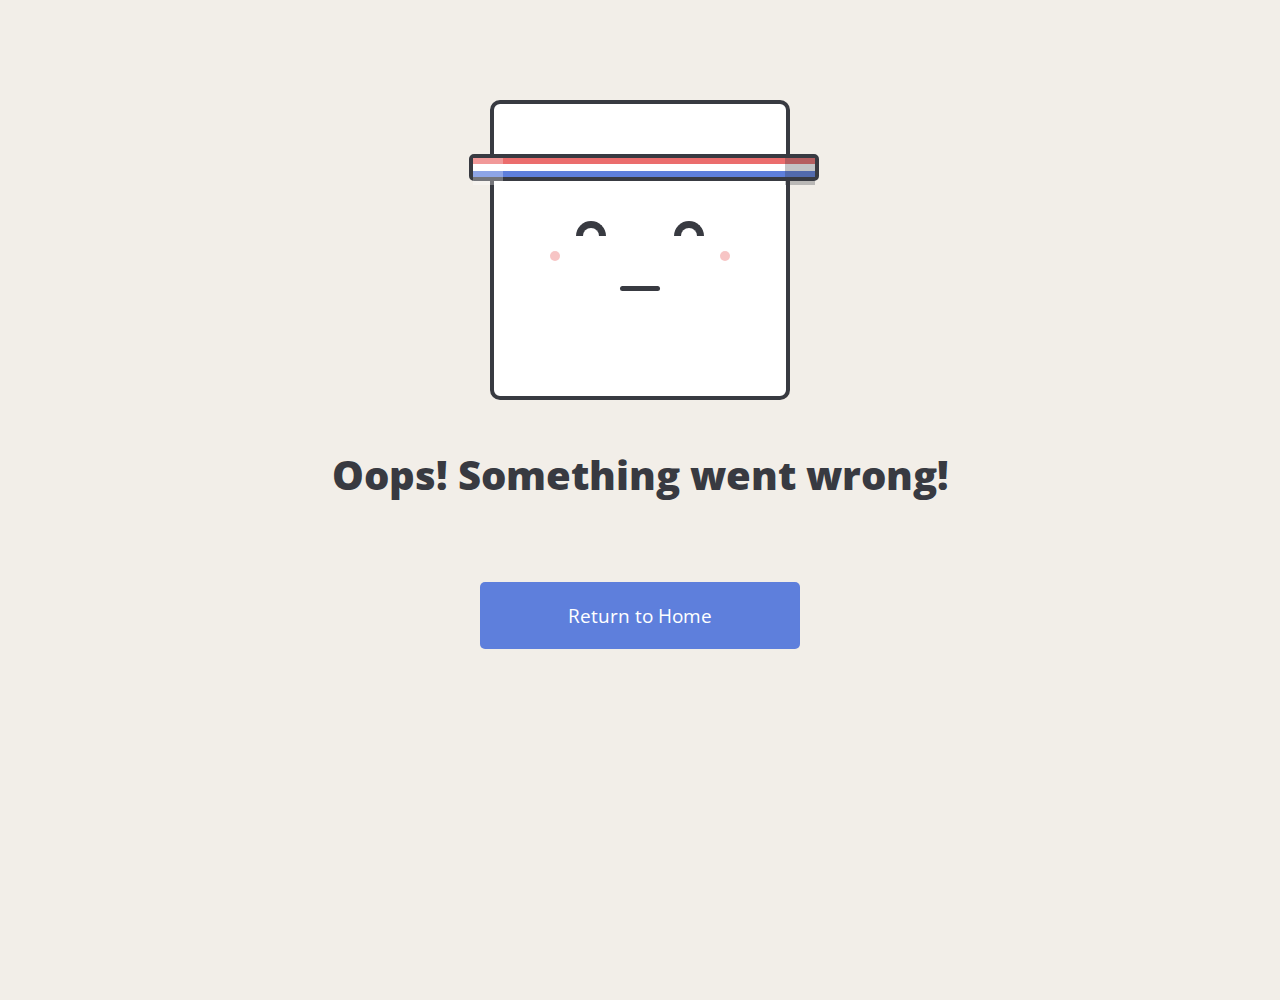
<file: wwwroot/Templates/Error404/index.html>
<!DOCTYPE html>
<html lang="en">

<head>
    <meta charset="UTF-8">
    <meta name="viewport" content="width=device-width, initial-scale=1.0">
    <title>Error</title>

    <link rel="stylesheet" type="text/css"
        href="https://fonts.googleapis.com/css?family=Open+Sans:300,400,500,600,700,800">
    <meta name="viewport" content="width=device-width, initial-scale=1">

    <style>
        html,
        body {
            margin: 0;
            padding: 0;
            width: 100%;
            min-height: 100vh;
            background-color: #F2EEE8;
            font-family: 'Open Sans', sans-serif;
        }

        *,
        *:before,
        *:after {
            box-sizing: border-box;
        }

        .face {
            width: 300px;
            height: 300px;
            border: 4px solid #383A41;
            border-radius: 10px;
            background-color: #FFFFFF;
            margin: 0 auto;
            margin-top: 100px;
        }

        @media screen and (max-width: 400px) {
            .face {
                margin-top: 40px;
                transform: scale(0.8);
            }
        }

        .band {
            width: 350px;
            height: 27px;
            border: 4px solid #383A41;
            border-radius: 5px;
            margin-left: -25px;
            margin-top: 50px;
            position: relative;
        }

        .red {
            height: calc(100% / 3);
            width: 100%;
            background-color: #EB6D6D;
        }

        .white {
            height: calc(100% / 3);
            width: 100%;
            background-color: #FFFFFF;
        }

        .blue {
            height: calc(100% / 3);
            width: 100%;
            background-color: #5E7FDC;
        }

        .band:before {
            content: "";
            display: inline-block;
            height: 27px;
            width: 30px;
            background-color: rgba(255, 255, 255, 0.3);
            position: absolute;
            z-index: 999;
        }

        .band:after {
            content: "";
            display: inline-block;
            height: 27px;
            width: 30px;
            background-color: rgba(56, 58, 65, 0.3);
            position: absolute;
            z-index: 999;
            right: 0;
            top: 0;
        }

        .eyes {
            width: 128px;
            margin: 0 auto;
            margin-top: 40px;
            display: flex;
            justify-content: space-between;
        }

        .eyes:before,
        .eyes:after {
            content: "";
            display: inline-block;
            width: 30px;
            height: 15px;
            border: 7px solid #383A41;
            border-top-left-radius: 22px;
            border-top-right-radius: 22px;
            border-bottom: 0;
        }

        .dimples {
            width: 180px;
            margin: 0 auto;
            margin-top: 15px;
            display: flex;
            justify-content: space-between;
        }

        .dimples:before,
        .dimples:after {
            content: "";
            display: inline-block;
            width: 10px;
            height: 10px;
            border-radius: 50%;
            background-color: rgba(235, 109, 109, 0.4);
        }

        .mouth {
            width: 40px;
            height: 5px;
            border-radius: 5px;
            background-color: #383A41;
            margin: 0 auto;
            margin-top: 25px;
        }

        h1 {
            font-weight: 800;
            color: #383A41;
            text-align: center;
            font-size: 2.5em;
            padding-top: 20px;
        }

        @media screen and (max-width: 400px) {
            h1 {
                padding-left: 20px;
                padding-right: 20px;
                font-size: 2em;
            }
        }

        .btn {
            font-family: "Open Sans", sans-serif;
            font-weight: 400;
            padding: 20px;
            background-color: #5E7FDC;
            color: white;
            width: 320px;
            margin: 0 auto;
            text-align: center;
            font-size: 1.2em;
            border-radius: 5px;
            cursor: pointer;
            display: block;
            text-decoration: none;
            text-align: center;
            margin-top: 80px;
            margin-bottom: 50px;
            transition: all 0.2s linear;
        }

        @media screen and (max-width: 400px) {
            .btn {
                width: 200px;
                margin-top: 60px;
            }
        }

        .btn:hover {
            background-color: rgba(94, 127, 220, 0.8);
            transition: all 0.2s linear;
        }
    </style>

</head>

<body>

    <div class="face">
        <div class="band">
            <div class="red"></div>
            <div class="white"></div>
            <div class="blue"></div>
        </div>
        <div class="eyes"></div>
        <div class="dimples"></div>
        <div class="mouth"></div>
    </div>

    <h1>Oops! Something went wrong!</h1>
    <a class="btn" href="/Customer/Home">Return to Home</a>

</body>

</html>
</file>
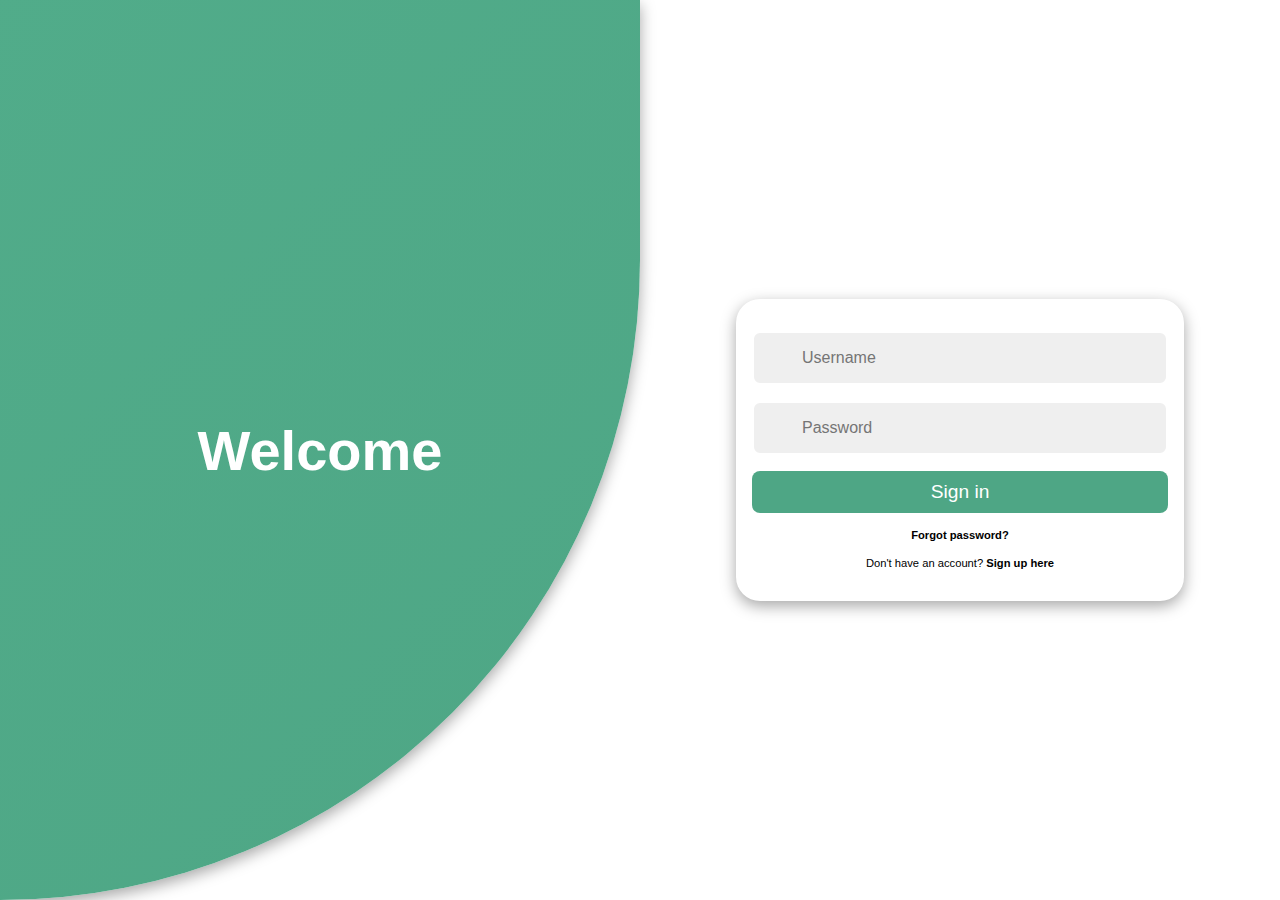
<file: wwwroot/Templates/Login_Register/index.html>
<!DOCTYPE html>
<html lang="en">

<head>
    <meta charset="UTF-8">
    <meta name="viewport" content="width=device-width, initial-scale=1.0">
    <title>Login/Register</title>

    <style>
        :root {
            --primary-color: #4EA685;
            --secondary-color: #57B894;
            --black: #000000;
            --white: #ffffff;
            --gray: #efefef;
            --gray-2: #757575;

            --facebook-color: #4267B2;
            --google-color: #DB4437;
            --twitter-color: #1DA1F2;
            --insta-color: #E1306C;
        }

        @import url('https://fonts.googleapis.com/css2?family=Poppins:wght@200;300;400;500;600&display=swap');

        * {
            font-family: 'Poppins', sans-serif;
            margin: 0;
            padding: 0;
            box-sizing: border-box;
        }

        html,
        body {
            height: 100vh;
            overflow: hidden;
        }

        .container {
            position: relative;
            min-height: 100vh;
            overflow: hidden;
        }

        .row {
            display: flex;
            flex-wrap: wrap;
            height: 100vh;
        }

        .col {
            width: 50%;
        }

        .align-items-center {
            display: flex;
            align-items: center;
            justify-content: center;
            text-align: center;
        }

        .form-wrapper {
            width: 100%;
            max-width: 28rem;
        }

        .form {
            padding: 1rem;
            background-color: var(--white);
            border-radius: 1.5rem;
            width: 100%;
            box-shadow: rgba(0, 0, 0, 0.35) 0px 5px 15px;
            transform: scale(0);
            transition: .5s ease-in-out;
            transition-delay: 1s;
        }

        .input-group {
            position: relative;
            width: 100%;
            margin: 1rem 0;
        }

        .input-group i {
            position: absolute;
            top: 50%;
            left: 1rem;
            transform: translateY(-50%);
            font-size: 1.4rem;
            color: var(--gray-2);
        }

        .input-group input {
            width: 100%;
            padding: 1rem 3rem;
            font-size: 1rem;
            background-color: var(--gray);
            border-radius: .5rem;
            border: 0.125rem solid var(--white);
            outline: none;
        }

        .input-group input:focus {
            border: 0.125rem solid var(--primary-color);
        }

        .form button {
            cursor: pointer;
            width: 100%;
            padding: .6rem 0;
            border-radius: .5rem;
            border: none;
            background-color: var(--primary-color);
            color: var(--white);
            font-size: 1.2rem;
            outline: none;
        }

        .form p {
            margin: 1rem 0;
            font-size: .7rem;
        }

        .flex-col {
            flex-direction: column;
        }

        .social-list {
            margin: 2rem 0;
            padding: 1rem;
            border-radius: 1.5rem;
            width: 100%;
            box-shadow: rgba(0, 0, 0, 0.35) 0px 5px 15px;
            transform: scale(0);
            transition: .5s ease-in-out;
            transition-delay: 1.2s;
        }

        .social-list>div {
            color: var(--white);
            margin: 0 .5rem;
            padding: .7rem;
            cursor: pointer;
            border-radius: .5rem;
            cursor: pointer;
            transform: scale(0);
            transition: .5s ease-in-out;
        }

        .social-list>div:nth-child(1) {
            transition-delay: 1.4s;
        }

        .social-list>div:nth-child(2) {
            transition-delay: 1.6s;
        }

        .social-list>div:nth-child(3) {
            transition-delay: 1.8s;
        }

        .social-list>div:nth-child(4) {
            transition-delay: 2s;
        }

        .social-list>div>i {
            font-size: 1.5rem;
            transition: .4s ease-in-out;
        }

        .social-list>div:hover i {
            transform: scale(1.5);
        }

        .facebook-bg {
            background-color: var(--facebook-color);
        }

        .google-bg {
            background-color: var(--google-color);
        }

        .twitter-bg {
            background-color: var(--twitter-color);
        }

        .insta-bg {
            background-color: var(--insta-color);
        }

        .pointer {
            cursor: pointer;
        }

        .container.sign-in .form.sign-in,
        .container.sign-in .social-list.sign-in,
        .container.sign-in .social-list.sign-in>div,
        .container.sign-up .form.sign-up,
        .container.sign-up .social-list.sign-up,
        .container.sign-up .social-list.sign-up>div {
            transform: scale(1);
        }

        .content-row {
            position: absolute;
            top: 0;
            left: 0;
            pointer-events: none;
            z-index: 6;
            width: 100%;
        }

        .text {
            margin: 4rem;
            color: var(--white);
        }

        .text h2 {
            font-size: 3.5rem;
            font-weight: 800;
            margin: 2rem 0;
            transition: 1s ease-in-out;
        }

        .text p {
            font-weight: 600;
            transition: 1s ease-in-out;
            transition-delay: .2s;
        }

        .img img {
            width: 30vw;
            transition: 1s ease-in-out;
            transition-delay: .4s;
        }

        .text.sign-in h2,
        .text.sign-in p,
        .img.sign-in img {
            transform: translateX(-250%);
        }

        .text.sign-up h2,
        .text.sign-up p,
        .img.sign-up img {
            transform: translateX(250%);
        }

        .container.sign-in .text.sign-in h2,
        .container.sign-in .text.sign-in p,
        .container.sign-in .img.sign-in img,
        .container.sign-up .text.sign-up h2,
        .container.sign-up .text.sign-up p,
        .container.sign-up .img.sign-up img {
            transform: translateX(0);
        }

        /* BACKGROUND */

        .container::before {
            content: "";
            position: absolute;
            top: 0;
            right: 0;
            height: 100vh;
            width: 300vw;
            transform: translate(35%, 0);
            background-image: linear-gradient(-45deg, var(--primary-color) 0%, var(--secondary-color) 100%);
            transition: 1s ease-in-out;
            z-index: 6;
            box-shadow: rgba(0, 0, 0, 0.35) 0px 5px 15px;
            border-bottom-right-radius: max(50vw, 50vh);
            border-top-left-radius: max(50vw, 50vh);
        }

        .container.sign-in::before {
            transform: translate(0, 0);
            right: 50%;
        }

        .container.sign-up::before {
            transform: translate(100%, 0);
            right: 50%;
        }

        /* RESPONSIVE */

        @media only screen and (max-width: 425px) {

            .container::before,
            .container.sign-in::before,
            .container.sign-up::before {
                height: 100vh;
                border-bottom-right-radius: 0;
                border-top-left-radius: 0;
                z-index: 0;
                transform: none;
                right: 0;
            }

            /* .container.sign-in .col.sign-up {
        transform: translateY(100%);
    } */

            .container.sign-in .col.sign-in,
            .container.sign-up .col.sign-up {
                transform: translateY(0);
            }

            .content-row {
                align-items: flex-start !important;
            }

            .content-row .col {
                transform: translateY(0);
                background-color: unset;
            }

            .col {
                width: 100%;
                position: absolute;
                padding: 2rem;
                background-color: var(--white);
                border-top-left-radius: 2rem;
                border-top-right-radius: 2rem;
                transform: translateY(100%);
                transition: 1s ease-in-out;
            }

            .row {
                align-items: flex-end;
                justify-content: flex-end;
            }

            .form,
            .social-list {
                box-shadow: none;
                margin: 0;
                padding: 0;
            }

            .text {
                margin: 0;
            }

            .text p {
                display: none;
            }

            .text h2 {
                margin: .5rem;
                font-size: 2rem;
            }
        }
    </style>
</head>

<body>

    <div id="container" class="container">

        <!-- FORM SECTION -->
        <div class="row">

            <!-- SIGN UP -->
            <div class="col align-items-center flex-col sign-up">
                <div class="form-wrapper align-items-center">
                    <div class="form sign-up">
                        <div class="input-group">
                            <i class='bx bxs-user'></i>
                            <input type="text" placeholder="Username">
                        </div>
                        <div class="input-group">
                            <i class='bx bx-mail-send'></i>
                            <input type="email" placeholder="Email">
                        </div>
                        <div class="input-group">
                            <i class='bx bxs-lock-alt'></i>
                            <input type="password" placeholder="Password">
                        </div>
                        <div class="input-group">
                            <i class='bx bxs-lock-alt'></i>
                            <input type="password" placeholder="Confirm password">
                        </div>
                        <button>
                            Sign up
                        </button>
                        <p>
                            <span>
                                Already have an account?
                            </span>
                            <b onclick="toggle()" class="pointer">
                                Sign in here
                            </b>
                        </p>
                    </div>
                </div>
            </div>
            <!-- END SIGN UP -->

            <!-- SIGN IN -->
            <div class="col align-items-center flex-col sign-in">
                <div class="form-wrapper align-items-center">
                    <div class="form sign-in">
                        <div class="input-group">
                            <i class='bx bxs-user'></i>
                            <input type="text" placeholder="Username">
                        </div>
                        <div class="input-group">
                            <i class='bx bxs-lock-alt'></i>
                            <input type="password" placeholder="Password">
                        </div>
                        <button>
                            Sign in
                        </button>
                        <p>
                            <b>
                                Forgot password?
                            </b>
                        </p>
                        <p>
                            <span>
                                Don't have an account?
                            </span>
                            <b onclick="toggle()" class="pointer">
                                Sign up here
                            </b>
                        </p>
                    </div>
                </div>
                <div class="form-wrapper">

                </div>
            </div>
            <!-- END SIGN IN -->
        </div>
        <!-- END FORM SECTION -->

        <!-- CONTENT SECTION -->
        <div class="row content-row">
            <!-- SIGN IN CONTENT -->
            <div class="col align-items-center flex-col">
                <div class="text sign-in">
                    <h2>
                        Welcome
                    </h2>

                </div>
                <div class="img sign-in">

                </div>
            </div>
            <!-- END SIGN IN CONTENT -->
            <!-- SIGN UP CONTENT -->
            <div class="col align-items-center flex-col">
                <div class="img sign-up">

                </div>
                <div class="text sign-up">
                    <h2>
                        Join us!
                    </h2>

                </div>
            </div>
            <!-- END SIGN UP CONTENT -->
        </div>
        <!-- END CONTENT SECTION -->
    </div>

    <script>
        let container = document.getElementById('container')

        toggle = () => {
            container.classList.toggle('sign-in')
            container.classList.toggle('sign-up')
        }

        setTimeout(() => {
            container.classList.add('sign-in')
        }, 200)
    </script>

</body>

</html>
</file>
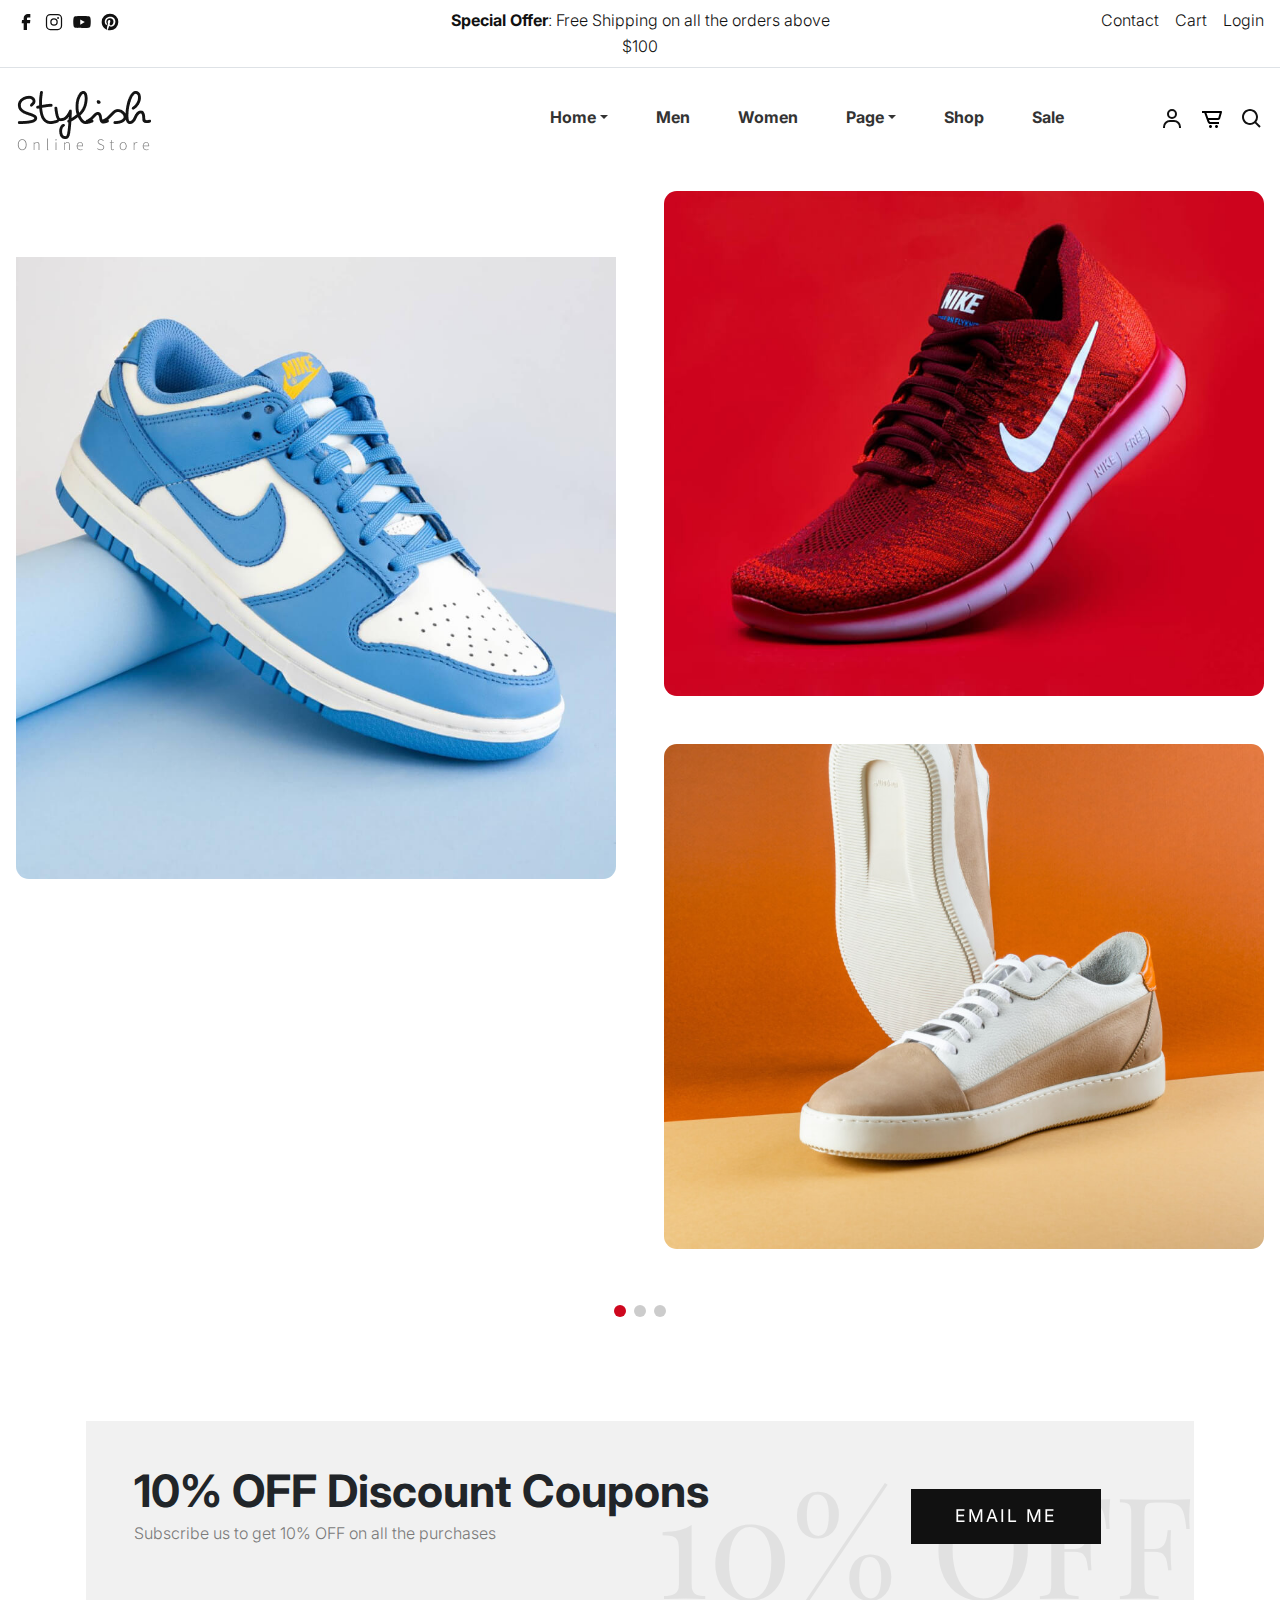
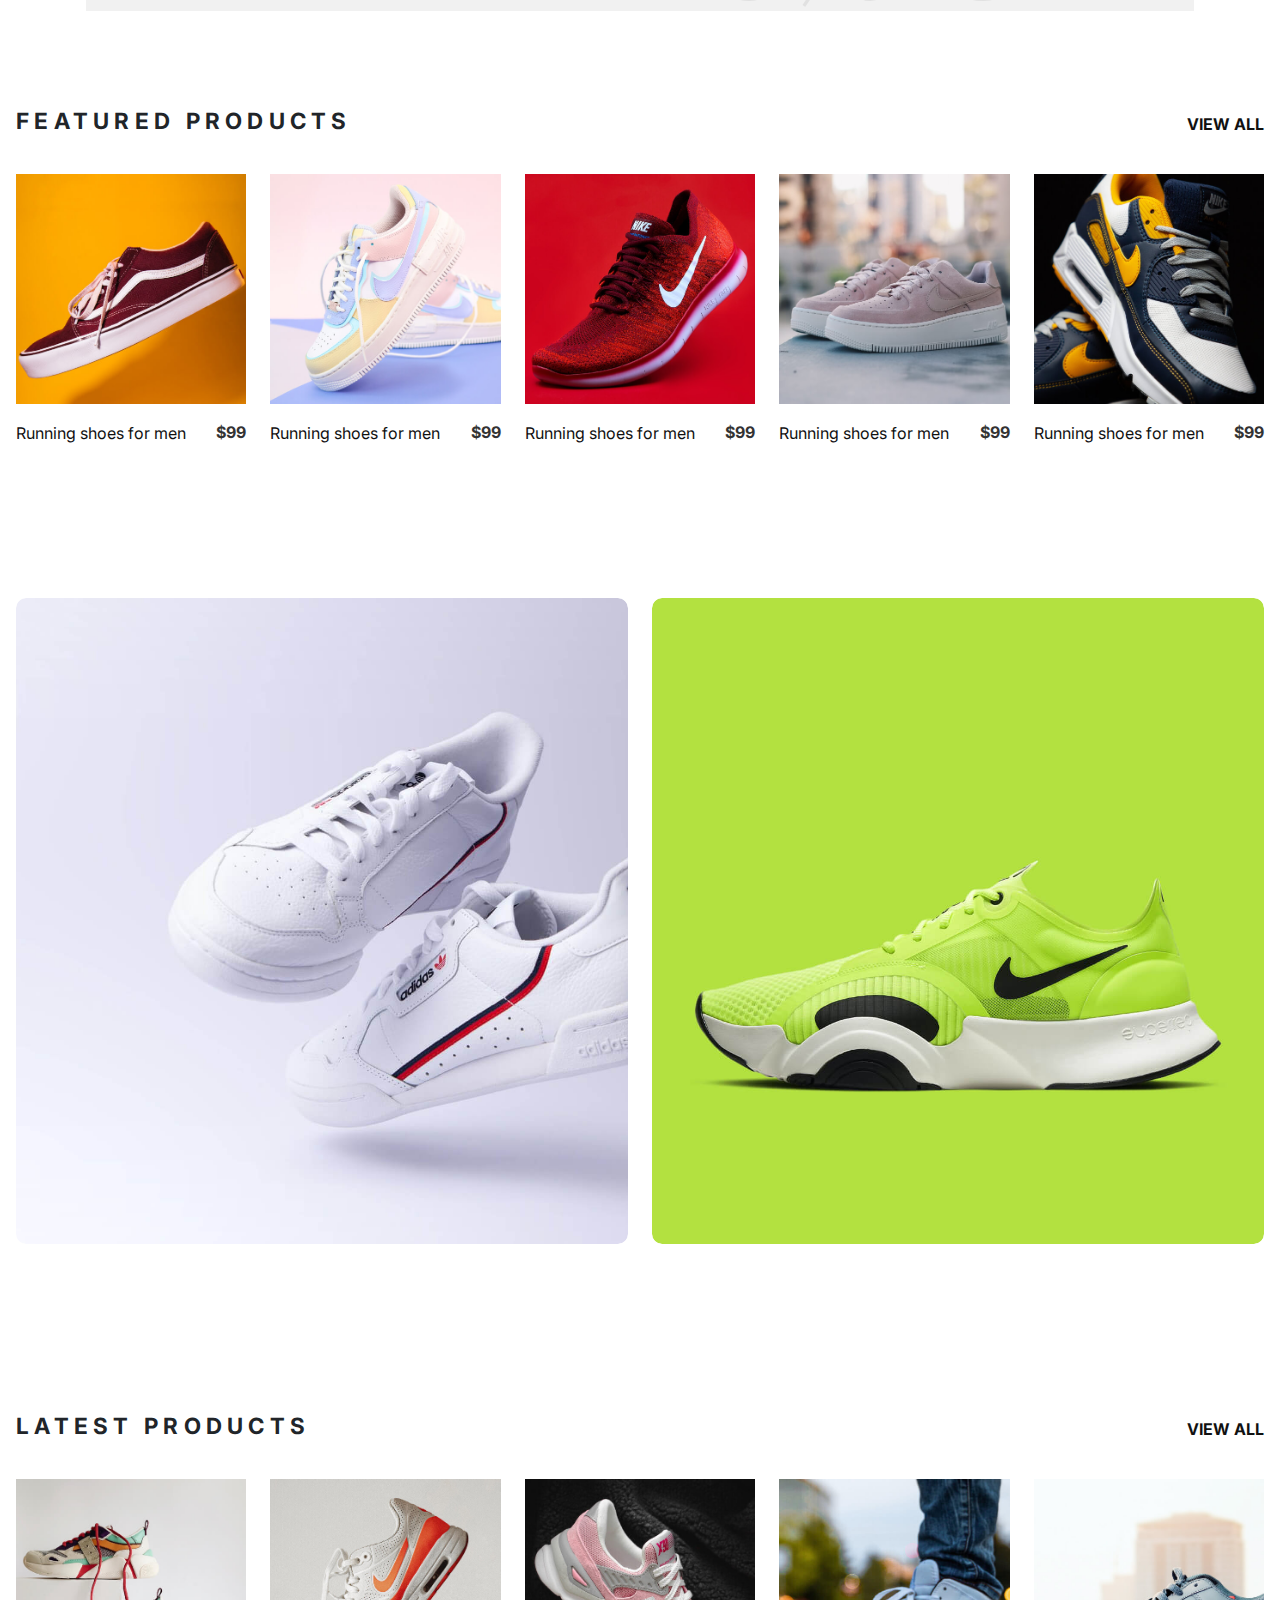
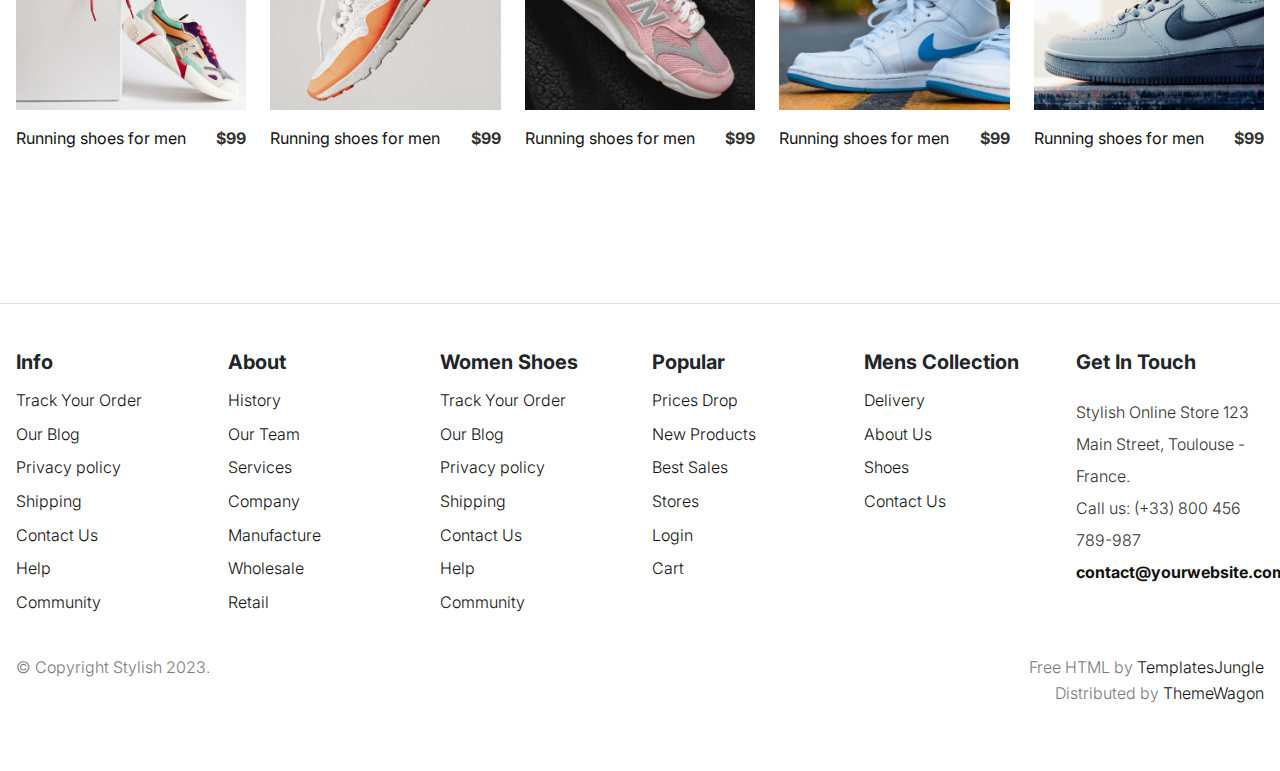
<file: wwwroot/Templates/Product_Page_Demo/index.html>
<!DOCTYPE html>
<html lang="en">

<head>
  <title>Stylish - Shoes Online Store HTML Template</title>
  <meta charset="utf-8">
  <meta http-equiv="X-UA-Compatible" content="IE=edge">
  <meta name="viewport" content="width=device-width, initial-scale=1.0">
  <meta name="format-detection" content="telephone=no">
  <meta name="apple-mobile-web-app-capable" content="yes">
  <meta name="author" content="TemplatesJungle">
  <meta name="keywords" content="Online Store">
  <meta name="description" content="Stylish - Shoes Online Store HTML Template">

  <link rel="stylesheet" href="css/vendor.css">
  <link rel="stylesheet" type="text/css" href="style.css">

  <link rel="preconnect" href="https://fonts.googleapis.com">
  <link rel="preconnect" href="https://fonts.gstatic.com" crossorigin>
  <link
    href="https://fonts.googleapis.com/css2?family=Inter:wght@400;500;600;700;800;900&family=Playfair+Display:ital,wght@0,900;1,900&family=Source+Sans+Pro:wght@400;600;700;900&display=swap"
    rel="stylesheet">
</head>

<body>
  <svg xmlns="http://www.w3.org/2000/svg" style="display: none;">
    <symbol xmlns="http://www.w3.org/2000/svg" id="shopping-carriage" viewBox="0 0 24 24" fill="none">
      <path
        d="M5 22H19C20.103 22 21 21.103 21 20V9C21 8.73478 20.8946 8.48043 20.7071 8.29289C20.5196 8.10536 20.2652 8 20 8H17V7C17 4.243 14.757 2 12 2C9.243 2 7 4.243 7 7V8H4C3.73478 8 3.48043 8.10536 3.29289 8.29289C3.10536 8.48043 3 8.73478 3 9V20C3 21.103 3.897 22 5 22ZM9 7C9 5.346 10.346 4 12 4C13.654 4 15 5.346 15 7V8H9V7ZM5 10H7V12H9V10H15V12H17V10H19L19.002 20H5V10Z"
        fill="black" />
    </symbol>
    <symbol xmlns="http://www.w3.org/2000/svg" id="quick-view" viewBox="0 0 24 24">
      <path fill="currentColor"
        d="M10 18a7.952 7.952 0 0 0 4.897-1.688l4.396 4.396l1.414-1.414l-4.396-4.396A7.952 7.952 0 0 0 18 10c0-4.411-3.589-8-8-8s-8 3.589-8 8s3.589 8 8 8zm0-14c3.309 0 6 2.691 6 6s-2.691 6-6 6s-6-2.691-6-6s2.691-6 6-6z" />
    </symbol>
    <symbol xmlns="http://www.w3.org/2000/svg" id="shopping-cart" viewBox="0 0 24 24" fill="none">
      <path
        d="M21 4H2V6H4.3L7.582 15.025C7.79362 15.6029 8.1773 16.1021 8.68134 16.4552C9.18539 16.8083 9.78556 16.9985 10.401 17H19V15H10.401C9.982 15 9.604 14.735 9.461 14.342L8.973 13H18.246C19.136 13 19.926 12.402 20.169 11.549L21.962 5.275C22.0039 5.12615 22.0109 4.96962 21.9823 4.81763C21.9537 4.66565 21.8904 4.52234 21.7973 4.39889C21.7041 4.27544 21.5837 4.1752 21.4454 4.106C21.3071 4.0368 21.1546 4.00053 21 4ZM18.246 11H8.246L6.428 6H19.675L18.246 11Z"
        fill="black" />
      <path
        d="M10.5 21C11.3284 21 12 20.3284 12 19.5C12 18.6716 11.3284 18 10.5 18C9.67157 18 9 18.6716 9 19.5C9 20.3284 9.67157 21 10.5 21Z"
        fill="black" />
      <path
        d="M16.5 21C17.3284 21 18 20.3284 18 19.5C18 18.6716 17.3284 18 16.5 18C15.6716 18 15 18.6716 15 19.5C15 20.3284 15.6716 21 16.5 21Z"
        fill="black" />
    </symbol>
    <symbol xmlns="http://www.w3.org/2000/svg" id="nav-icon" viewBox="0 0 16 16">
      <path
        d="M14 10.5a.5.5 0 0 0-.5-.5h-3a.5.5 0 0 0 0 1h3a.5.5 0 0 0 .5-.5zm0-3a.5.5 0 0 0-.5-.5h-7a.5.5 0 0 0 0 1h7a.5.5 0 0 0 .5-.5zm0-3a.5.5 0 0 0-.5-.5h-11a.5.5 0 0 0 0 1h11a.5.5 0 0 0 .5-.5z" />
    </symbol>
    <symbol xmlns="http://www.w3.org/2000/svg" id="close" viewBox="0 0 16 16">
      <path
        d="M2.146 2.854a.5.5 0 1 1 .708-.708L8 7.293l5.146-5.147a.5.5 0 0 1 .708.708L8.707 8l5.147 5.146a.5.5 0 0 1-.708.708L8 8.707l-5.146 5.147a.5.5 0 0 1-.708-.708L7.293 8 2.146 2.854Z" />
    </symbol>
    <symbol xmlns="http://www.w3.org/2000/svg" id="navbar-icon" viewBox="0 0 16 16">
      <path
        d="M14 10.5a.5.5 0 0 0-.5-.5h-3a.5.5 0 0 0 0 1h3a.5.5 0 0 0 .5-.5zm0-3a.5.5 0 0 0-.5-.5h-7a.5.5 0 0 0 0 1h7a.5.5 0 0 0 .5-.5zm0-3a.5.5 0 0 0-.5-.5h-11a.5.5 0 0 0 0 1h11a.5.5 0 0 0 .5-.5z" />
    </symbol>
    <symbol xmlns="http://www.w3.org/2000/svg" id="plus" viewBox="0 0 24 24">
      <path fill="currentColor" d="M19 12.998h-6v6h-2v-6H5v-2h6v-6h2v6h6z" />
    </symbol>
    <symbol xmlns="http://www.w3.org/2000/svg" id="minus" viewBox="0 0 24 24">
      <path fill="currentColor" d="M19 12.998H5v-2h14z" />
    </symbol>
    <symbol xmlns="http://www.w3.org/2000/svg" id="dropdown" viewBox="0 0 24 24">
      <path fill="currentColor" d="m7 10l5 5l5-5H7Z" />
    </symbol>
    <symbol xmlns="http://www.w3.org/2000/svg" id="user" viewBox="0 0 24 24">
      <path fill="currentColor"
        d="M12 2a5 5 0 1 0 5 5a5 5 0 0 0-5-5zm0 8a3 3 0 1 1 3-3a3 3 0 0 1-3 3zm9 11v-1a7 7 0 0 0-7-7h-4a7 7 0 0 0-7 7v1h2v-1a5 5 0 0 1 5-5h4a5 5 0 0 1 5 5v1z" />
    </symbol>
    <symbol xmlns="http://www.w3.org/2000/svg" id="arrow-right" viewBox="0 0 24 24">
      <path fill="currentColor"
        d="M13.3 17.275q-.3-.3-.288-.725t.313-.725L16.15 13H5q-.425 0-.713-.288T4 12q0-.425.288-.713T5 11h11.15L13.3 8.15q-.3-.3-.3-.713t.3-.712q.3-.3.713-.3t.712.3L19.3 11.3q.15.15.213.325t.062.375q0 .2-.063.375t-.212.325l-4.6 4.6q-.275.275-.687.275t-.713-.3Z" />
    </symbol>
    <symbol xmlns="http://www.w3.org/2000/svg" id="facebook" viewBox="0 0 24 24">
      <path fill="currentColor"
        d="M9.198 21.5h4v-8.01h3.604l.396-3.98h-4V7.5a1 1 0 0 1 1-1h3v-4h-3a5 5 0 0 0-5 5v2.01h-2l-.396 3.98h2.396v8.01Z" />
    </symbol>
    <symbol xmlns="http://www.w3.org/2000/svg" id="twitter" viewBox="0 0 512 512">
      <path fill="currentColor" d="M496 109.5a201.8 201.8 0 0 1-56.55 15.3a97.51 97.51 0 0 0 43.33-53.6a197.74 197.74 0 0 1-62.56 23.5A99.14 99.14 0 0 0 348.31 64c-54.42 0-98.46 43.4-98.46 96.9a93.21 93.21 0 0 0 2.54 22.1a280.7 280.7 0 0 1-203-101.3A95.69 95.69 0 0 0 36 130.4c0 33.6 17.53 63.3 44 80.7A97.5 97.5 0 0 1 35.22 199v1.2c0 47 34 86.1 79 95a100.76 100.76 0 0 1-25.94 3.4a94.38 94.38 0 0 1-18.51-1.8c12.51 38.5 48.92 66.5 92.05 67.3A199.59 199.59 0 0 1 39.5 405.6a203 203 0 0 1-23.5-1.4A278.68 278.68 0 0 0 166.74 448c181.36 0 280.44-147.7 280.44-275.8c0-4.2-.11-8.4-.31-12.5A198.48 198.48 0 0 0 496 109.5Z"/>
    </symbol>
    <symbol xmlns="http://www.w3.org/2000/svg" id="youtube" viewBox="0 0 32 32">
      <path fill="currentColor"
        d="M29.41 9.26a3.5 3.5 0 0 0-2.47-2.47C24.76 6.2 16 6.2 16 6.2s-8.76 0-10.94.59a3.5 3.5 0 0 0-2.47 2.47A36.13 36.13 0 0 0 2 16a36.13 36.13 0 0 0 .59 6.74a3.5 3.5 0 0 0 2.47 2.47c2.18.59 10.94.59 10.94.59s8.76 0 10.94-.59a3.5 3.5 0 0 0 2.47-2.47A36.13 36.13 0 0 0 30 16a36.13 36.13 0 0 0-.59-6.74ZM13.2 20.2v-8.4l7.27 4.2Z" />
    </symbol>
    <symbol xmlns="http://www.w3.org/2000/svg" id="instagram" viewBox="0 0 256 256">
      <path fill="currentColor"
        d="M128 80a48 48 0 1 0 48 48a48.05 48.05 0 0 0-48-48Zm0 80a32 32 0 1 1 32-32a32 32 0 0 1-32 32Zm48-136H80a56.06 56.06 0 0 0-56 56v96a56.06 56.06 0 0 0 56 56h96a56.06 56.06 0 0 0 56-56V80a56.06 56.06 0 0 0-56-56Zm40 152a40 40 0 0 1-40 40H80a40 40 0 0 1-40-40V80a40 40 0 0 1 40-40h96a40 40 0 0 1 40 40ZM192 76a12 12 0 1 1-12-12a12 12 0 0 1 12 12Z" />
    </symbol>
    <symbol xmlns="http://www.w3.org/2000/svg" id="pinterest" viewBox="0 0 24 24">
      <path fill="currentColor"
        d="M9.04 21.54c.96.29 1.93.46 2.96.46a10 10 0 0 0 10-10A10 10 0 0 0 12 2A10 10 0 0 0 2 12c0 4.25 2.67 7.9 6.44 9.34c-.09-.78-.18-2.07 0-2.96l1.15-4.94s-.29-.58-.29-1.5c0-1.38.86-2.41 1.84-2.41c.86 0 1.26.63 1.26 1.44c0 .86-.57 2.09-.86 3.27c-.17.98.52 1.84 1.52 1.84c1.78 0 3.16-1.9 3.16-4.58c0-2.4-1.72-4.04-4.19-4.04c-2.82 0-4.48 2.1-4.48 4.31c0 .86.28 1.73.74 2.3c.09.06.09.14.06.29l-.29 1.09c0 .17-.11.23-.28.11c-1.28-.56-2.02-2.38-2.02-3.85c0-3.16 2.24-6.03 6.56-6.03c3.44 0 6.12 2.47 6.12 5.75c0 3.44-2.13 6.2-5.18 6.2c-.97 0-1.92-.52-2.26-1.13l-.67 2.37c-.23.86-.86 2.01-1.29 2.7v-.03Z" />
    </symbol>
    <symbol xmlns="http://www.w3.org/2000/svg" id="search" viewBox="0 0 24 24">
      <path fill="currentColor"
        d="M10 18a7.952 7.952 0 0 0 4.897-1.688l4.396 4.396l1.414-1.414l-4.396-4.396A7.952 7.952 0 0 0 18 10c0-4.411-3.589-8-8-8s-8 3.589-8 8s3.589 8 8 8zm0-14c3.309 0 6 2.691 6 6s-2.691 6-6 6s-6-2.691-6-6s2.691-6 6-6z" />
    </symbol>
  </svg>
  <!-- Loader 4 -->

  <div class="preloader" style="position: fixed;top:0;left:0;width: 100%;height: 100%;background-color: #fff;display: flex;align-items: center;justify-content: center;z-index: 9999;">
    <svg version="1.1" id="L4" width="100" height="100" xmlns="http://www.w3.org/2000/svg" xmlns:xlink="http://www.w3.org/1999/xlink" x="0px" y="0px"
    viewBox="0 0 50 100" enable-background="new 0 0 0 0" xml:space="preserve">
    <circle fill="#111" stroke="none" cx="6" cy="50" r="6">
      <animate
        attributeName="opacity"
        dur="1s"
        values="0;1;0"
        repeatCount="indefinite"
        begin="0.1"/>    
    </circle>
    <circle fill="#111" stroke="none" cx="26" cy="50" r="6">
      <animate
        attributeName="opacity"
        dur="1s"
        values="0;1;0"
        repeatCount="indefinite" 
        begin="0.2"/>       
    </circle>
    <circle fill="#111" stroke="none" cx="46" cy="50" r="6">
      <animate
        attributeName="opacity"
        dur="1s"
        values="0;1;0"
        repeatCount="indefinite" 
        begin="0.3"/>     
    </circle>
    </svg>
  </div>

  <div class="search-box bg-dark position-relative">
    <div class="search-wrap">
      <div class="close-button">
        <svg class="close" style="fill: white;">
          <use xlink:href="#close"></use>
        </svg>
      </div>
      <form id="search-form" class="text-lg-center text-md-left pt-3" action="index.html" method="get">
        <input type="text" class="search-input" placeholder="Search...">
        <svg class="search">
          <use xlink:href="#search"></use>
        </svg>
      </form>
    </div>
  </div>

  <!-- quick view -->
  <div class="modal fade" id="modaltoggle" aria-hidden="true" tabindex="-1">
    <div class="modal-dialog modal-fullscreen-md-down modal-md modal-dialog-centered">
      <div class="modal-content">
        <div class="modal-body">
          <div class="col-lg-12 col-md-12 me-3">
            <div class="image-holder">
              <img src="images/summary-item1.jpg" alt="Shoes">
            </div>
          </div>
          <div class="col-lg-12 col-md-12">
            <div class="summary">
              <div class="summary-content fs-6">
                <div class="product-header d-flex justify-content-between mt-4">
                  <h3 class="display-7">Running Shoes For Men</h3>
                  <div class="modal-close-btn">
                    <button type="button" class="btn-close" data-bs-dismiss="modal" aria-label="Close">
                    </button>
                  </div>
                </div>
                <span class="product-price fs-3">$99</span>
                <div class="product-details">
                  <p class="fs-7">Buy good shoes and a good mattress, because when you're not in one you're in the
                    other. With four pairs of shoes, I can travel the world.</p>
                </div>
                <ul class="select">
                  <li>
                    <strong>Colour Shown:</strong> Red, White, Black
                  </li>
                  <li>
                    <strong>Style:</strong> SM3018-100
                  </li>
                </ul>
                <div class="variations-form shopify-cart">
                  <div class="row">
                    <div class="col-md-6">
                      <div class="quantity d-flex pb-4">
                        <div
                          class="qty-number align-top qty-number-plus d-flex justify-content-center align-items-center text-center">
                          <span class="increase-qty plus">
                            <svg class="plus">
                              <use xlink:href="#plus"></use>
                            </svg>
                          </span>
                        </div>
                        <input type="number" id="quantity_001" class="input-text text-center" step="1" min="1" name="quantity" value="1" title="Qty">
                        <div
                          class="qty-number qty-number-minus d-flex justify-content-center align-items-center text-center">
                          <span class="increase-qty minus">
                            <svg class="minus">
                              <use xlink:href="#minus"></use>
                            </svg>
                          </span>
                        </div>
                      </div>
                    </div>
                    <div class="col-md-6">
                      <a rel="nofollow" data-no-instant="" href="#" class="out-stock button">Out of stock</a>
                      <button type="submit" class="btn btn-medium btn-black hvr-sweep-to-right">Add to cart</button>
                    </div>
                  </div>
                </div>
                <!-- variations-form -->
                <div class="categories d-flex flex-wrap pt-3">
                  <strong class="pe-2">Categories:</strong>
                  <a href="#" title="categories">Clothing,</a>
                  <a href="#" title="categories">Men's Clothes,</a>
                  <a href="#" title="categories">Tops & T-Shirts</a>
                </div>
              </div>
            </div>
          </div>
        </div>
      </div>
    </div>
  </div>
  <!-- / quick view -->

  <div class="modal fade" id="modallong" tabindex="-1" aria-modal="true" role="dialog">
    <div class="modal-dialog modal-fullscreen-md-down modal-md modal-dialog-centered">
      <div class="modal-content">
        <div class="modal-header">
          <h2 class="modal-title fs-5">Cart</h2>
          <button type="button" class="btn-close" data-bs-dismiss="modal" aria-label="Close"></button>
        </div>
        <div class="modal-body">
          <div class="shopping-cart">
            <div class="shopping-cart-content">
              <div class="mini-cart cart-list p-0 mt-3">
                <div class="mini-cart-item d-flex border-bottom pb-3">
                  <div class="col-lg-2 col-md-3 col-sm-2 me-4">
                    <a href="#" title="product-image">
                      <img src="images/single-product-thumb1.jpg" class="img-fluid" alt="single-product-item">
                    </a>
                  </div>
                  <div class="col-lg-9 col-md-8 col-sm-8">
                    <div class="product-header d-flex justify-content-between align-items-center mb-3">
                      <h4 class="product-title fs-6 me-5">Sport Shoes For Men</h4>
                      <a href="" class="remove" aria-label="Remove this item" data-product_id="11913"
                        data-cart_item_key="abc" data-product_sku="">
                        <svg class="close">
                          <use xlink:href="#close"></use>
                        </svg>
                      </a>
                    </div>
                    <div class="quantity-price d-flex justify-content-between align-items-center">
                      <div class="input-group product-qty">
                        <button type="button"
                          class="quantity-left-minus btn btn-light rounded-0 rounded-start btn-number"
                          data-type="minus">
                          <svg width="16" height="16">
                            <use xlink:href="#minus"></use>
                          </svg>
                        </button>
                        <input type="text" name="quantity" class="form-control input-number quantity" value="1">
                        <button type="button" class="quantity-right-plus btn btn-light rounded-0 rounded-end btn-number"
                          data-type="plus">
                          <svg width="16" height="16">
                            <use xlink:href="#plus"></use>
                          </svg>
                        </button>
                      </div>
                      <div class="price-code">
                        <span class="product-price fs-6">$99</span>
                      </div>
                    </div>
                    <!-- quantity-price -->
                  </div>
                </div>
              </div>
              <div class="mini-cart cart-list p-0 mt-3">
                <div class="mini-cart-item d-flex border-bottom pb-3">
                  <div class="col-lg-2 col-md-3 col-sm-2 me-4">
                    <a href="#" title="product-image">
                      <img src="images/single-product-thumb2.jpg" class="img-fluid" alt="single-product-item">
                    </a>
                  </div>
                  <div class="col-lg-9 col-md-8 col-sm-8">
                    <div class="product-header d-flex justify-content-between align-items-center mb-3">
                      <h4 class="product-title fs-6 me-5">Brand Shoes For Men</h4>
                      <a href="" class="remove" aria-label="Remove this item" data-product_id="11913"
                        data-cart_item_key="abc" data-product_sku="">
                        <svg class="close">
                          <use xlink:href="#close"></use>
                        </svg>
                      </a>
                    </div>
                    <div class="quantity-price d-flex justify-content-between align-items-center">
                      <div class="input-group product-qty">
                        <button type="button"
                          class="quantity-left-minus btn btn-light rounded-0 rounded-start btn-number"
                          data-type="minus">
                          <svg width="16" height="16">
                            <use xlink:href="#minus"></use>
                          </svg>
                        </button>
                        <input type="text" name="quantity" class="form-control input-number quantity" value="1">
                        <button type="button" class="quantity-right-plus btn btn-light rounded-0 rounded-end btn-number"
                          data-type="plus">
                          <svg width="16" height="16">
                            <use xlink:href="#plus"></use>
                          </svg>
                        </button>
                      </div>
                      <div class="price-code">
                        <span class="product-price fs-6">$99</span>
                      </div>
                    </div>
                    <!-- quantity-price -->
                  </div>
                </div>
              </div>
              <!-- cart-list -->
              <div class="mini-cart-total d-flex justify-content-between py-4">
                <span class="fs-6">Subtotal:</span>
                <span class="special-price-code">
                  <span class="price-amount amount fs-6" style="opacity: 1;">
                    <bdi>
                      <span class="price-currency-symbol">$</span>198.00 </bdi>
                  </span>
                </span>
              </div>
              <div class="modal-footer my-4 justify-content-center">
                <button type="button" class="btn btn-red hvr-sweep-to-right dark-sweep">View Cart</button>
                <button type="button"
                  class="btn btn-outline-gray hvr-sweep-to-right dark-sweep">Checkout</button>
              </div>
            </div>
          </div>
        </div>
      </div>
    </div>
  </div>
  <!-- cart view -->

  <div class="modal fade" id="modallogin" tabindex="-1" aria-modal="true" role="dialog">
    <div class="modal-dialog modal-fullscreen-md-down modal-md modal-dialog-centered" role="document">
      <div class="modal-content p-4">
        <div class="modal-header mx-auto border-0">
          <h2 class="modal-title fs-3 fw-normal">Login</h2>
        </div>
        <div class="modal-body">
          <div class="login-detail">
            <div class="login-form p-0">
              <div class="col-lg-12 mx-auto">
                <form id="login-form">
                  <input type="text" name="username" placeholder="Username or Email Address *"
                    class="mb-3 ps-3 text-input">
                  <input type="password" name="password" placeholder="Password" class="ps-3 text-input">
                  <div class="checkbox d-flex justify-content-between mt-4">
                    <p class="checkbox-form">
                      <label class="">
                        <input name="rememberme" type="checkbox" id="remember-me" value="forever"> Remember me </label>
                    </p>
                    <p class="lost-password">
                      <a href="#">Forgot your password?</a>
                    </p>
                  </div>
                </form>
              </div>
            </div>
            <div class="modal-footer mt-5 d-flex justify-content-center">
              <button type="button" class="btn btn-red hvr-sweep-to-right dark-sweep">Login</button>
              <button type="button"
                class="btn btn-outline-gray hvr-sweep-to-right dark-sweep">Register</button>
            </div>
          </div>
        </div>
      </div>
    </div>
  </div>
  <!-- Login -->

  <header id="header" class="site-header text-black">
    <div class="header-top border-bottom py-2">
      <div class="container-lg">
        <div class="row justify-content-evenly">
          <div class="col">
            <ul class="social-links list-unstyled d-flex m-0">
              <li class="pe-2">
                <a href="#">
                  <svg class="facebook" width="20" height="20">
                    <use xlink:href="#facebook"></use>
                  </svg>
                </a>
              </li>
              <li class="pe-2">
                <a href="#">
                  <svg class="instagram" width="20" height="20">
                    <use xlink:href="#instagram"></use>
                  </svg>
                </a>
              </li>
              <li class="pe-2">
                <a href="#">
                  <svg class="youtube" width="20" height="20">
                    <use xlink:href="#youtube"></use>
                  </svg>
                </a>
              </li>
              <li>
                <a href="#">
                  <svg class="pinterest" width="20" height="20">
                    <use xlink:href="#pinterest"></use>
                  </svg>
                </a>
              </li>
            </ul>
          </div>
          <div class="col d-none d-md-block">
            <p class="text-center text-black m-0"><strong>Special Offer</strong>: Free Shipping on all the orders above $100
            </p>
          </div>
          <div class="col">
            <ul class="d-flex justify-content-end gap-3 list-unstyled m-0">
              <li>
                <a href="#">Contact</a>
              </li>
              <li>
                <a href="#">Cart</a>
              </li>
              <li>
                <a href="#">Login</a>
              </li>
            </ul>
          </div>
        </div>
      </div>
    </div>
    <nav id="header-nav" class="navbar navbar-expand-lg">
      <div class="container-lg">
        <a class="navbar-brand" href="index.html">
          <img src="images/main-logo.png" class="logo" alt="logo">
        </a>
        <button class="navbar-toggler d-flex d-lg-none order-3 border-0 p-1 ms-2" type="button" data-bs-toggle="offcanvas"
          data-bs-target="#bdNavbar" aria-controls="bdNavbar" aria-expanded="false" aria-label="Toggle navigation">
          <svg class="navbar-icon">
            <use xlink:href="#navbar-icon"></use>
          </svg>
        </button>
        <div class="offcanvas offcanvas-end" tabindex="-1" id="bdNavbar">
          <div class="offcanvas-header px-4 pb-0">
            <a class="navbar-brand ps-3" href="index.html">
              <img src="images/main-logo.png" class="logo" alt="logo">
            </a>
            <button type="button" class="btn-close btn-close-black p-5" data-bs-dismiss="offcanvas" aria-label="Close"
              data-bs-target="#bdNavbar"></button>
          </div>
          <div class="offcanvas-body">
            <ul id="navbar" class="navbar-nav fw-bold justify-content-end align-items-center flex-grow-1">
              <li class="nav-item dropdown">
                <a class="nav-link me-5 active dropdown-toggle border-0" href="#" data-bs-toggle="dropdown"
                  aria-expanded="false">Home</a>
                <ul class="dropdown-menu fw-bold">
                  <li>
                    <a href="index.html" class="dropdown-item">Home V1</a>
                  </li>
                  <li>
                    <a href="index.html" class="dropdown-item">Home V2 </a>
                  </li>
                </ul>
              </li>
              <li class="nav-item">
                <a class="nav-link me-5" href="#">Men</a>
              </li>
              <li class="nav-item">
                <a class="nav-link me-5" href="#">Women</a>
              </li>
              <li class="nav-item dropdown">
                <a class="nav-link me-5 active dropdown-toggle border-0" href="#" data-bs-toggle="dropdown"
                  aria-expanded="false">Page</a>
                <ul class="dropdown-menu fw-bold">
                  <li>
                    <a href="index.html" class="dropdown-item">About Us </a>
                  </li>
                  <li>
                    <a class="dropdown-item" href="index.html">Shop </a>
                  </li>
                  <li>
                    <a class="dropdown-item" href="index.html">Blog </a>
                  </li>
                  <li>
                    <a class="dropdown-item" href="index.html">Single Product </a>
                  </li>
                  <li>
                    <a class="dropdown-item" href="index.html">Single Post </a>
                  </li>
                  <li>
                    <a class="dropdown-item" href="index.html">Styles </a>
                  </li>
                  <li>
                    <a href="#" data-bs-toggle="modal" data-bs-target="#modallong" class="dropdown-item">cart</a>
                  </li>
                  <li>
                    <a href="#" data-bs-toggle="modal" data-bs-target="#modallogin" class="dropdown-item">Login</a>
                  </li>
                </ul>
              </li>
              <li class="nav-item">
                <a class="nav-link me-5" href="index.html">Shop</a>
              </li>
              <li class="nav-item">
                <a class="nav-link me-5" href="#">Sale</a>
              </li>
            </ul>
          </div>
        </div>
        <div class="user-items ps-0 ps-md-5">
          <ul class="d-flex justify-content-end list-unstyled align-item-center m-0">
            <li class="pe-3">
              <a href="login" data-bs-toggle="modal" data-bs-target="#modallogin" class="border-0">
                <svg class="user" width="24" height="24">
                  <use xlink:href="#user"></use>
                </svg>
              </a>
            </li>
            <li class="pe-3">
              <a href="#" data-bs-toggle="modal" data-bs-target="#modallong" class="border-0">
                <svg class="shopping-cart" width="24" height="24">
                  <use xlink:href="#shopping-cart"></use>
                </svg>
              </a>
            </li>
            <li>
              <a href="#" class="search-item border-0" data-bs-toggle="collapse" data-bs-target="#search-box" aria-label="Toggle navigation">
                <svg class="search" width="24" height="24">
                  <use xlink:href="#search"></use>
                </svg>
              </a>
            </li>
          </ul>
        </div>
      </div>
    </nav>
  </header>

  <section id="intro" class="position-relative mt-4">
    <div class="container-lg">
      <div class="swiper main-swiper">
        <div class="swiper-wrapper">
          <div class="swiper-slide">
            <div class="card d-flex flex-row align-items-end border-0 large jarallax-keep-img">
              <img src="images/card-image1.jpg" alt="shoes" class="img-fluid jarallax-img">
              <div class="cart-concern p-3 m-3 p-lg-5 m-lg-5">
                <h2 class="card-title display-3 light">Stylish shoes for Women</h2>
                <a href="index.html"
                  class="text-uppercase light mt-3 d-inline-block text-hover fw-bold light-border">Shop Now</a>
              </div>
            </div>
          </div>
          <div class="swiper-slide">
            <div class="row g-4">
              <div class="col-lg-12 mb-4">
                <div class="card d-flex flex-row align-items-end border-0 jarallax-keep-img">
                  <img src="images/card-image2.jpg" alt="shoes" class="img-fluid jarallax-img">
                  <div class="cart-concern p-3 m-3 p-lg-5 m-lg-5">
                    <h2 class="card-title style-2 display-4 light">Sports Wear</h2>
                    <a href="index.html"
                      class="text-uppercase light mt-3 d-inline-block text-hover fw-bold light-border">Shop Now</a>
                  </div>
                </div>
              </div>
              <div class="col-lg-12">
                <div class="card d-flex flex-row align-items-end border-0 jarallax-keep-img">
                  <img src="images/card-image3.jpg" alt="shoes" class="img-fluid jarallax-img">
                  <div class="cart-concern p-3 m-3 p-lg-5 m-lg-5">
                    <h2 class="card-title style-2 display-4 light">Fashion Shoes</h2>
                    <a href="index.html"
                      class="text-uppercase light mt-3 d-inline-block text-hover fw-bold light-border">Shop Now</a>
                  </div>
                </div>
              </div>
            </div>
          </div>
          <div class="swiper-slide">
            <div class="card d-flex flex-row align-items-end border-0 large jarallax-keep-img">
              <img src="images/card-item5.jpg" alt="shoes" class="img-fluid jarallax-img">
              <div class="cart-concern p-3 m-3 p-lg-5 m-lg-5">
                <h2 class="card-title display-3 light">Stylish shoes for men</h2>
                <a href="index.html"
                  class="text-uppercase light mt-3 d-inline-block text-hover fw-bold light-border">Shop Now</a>
              </div>
            </div>
          </div>
          <div class="swiper-slide">
            <div class="row g-4">
              <div class="col-lg-12 mb-4">
                <div class="card d-flex flex-row align-items-end border-0 jarallax-keep-img">
                  <img src="images/card-image5.jpg" alt="shoes" class="img-fluid jarallax-img">
                  <div class="cart-concern p-3 m-3 p-lg-5 m-lg-5">
                    <h2 class="card-title style-2 display-4 light">Men Shoes</h2>
                    <a href="index.html"
                      class="text-uppercase light mt-3 d-inline-block text-hover fw-bold light-border">Shop Now</a>
                  </div>
                </div>
              </div>
              <div class="col-lg-12">
                <div class="card d-flex flex-row align-items-end border-0 jarallax-keep-img">
                  <img src="images/card-image6.jpg" alt="shoes" class="img-fluid jarallax-img">
                  <div class="cart-concern p-3 m-3 p-lg-5 m-lg-5">
                    <h2 class="card-title style-2 display-4 light">Women Shoes</h2>
                    <a href="index.html"
                      class="text-uppercase light mt-3 d-inline-block text-hover fw-bold light-border">Shop Now</a>
                  </div>
                </div>
              </div>
            </div>
          </div>
        </div>
      </div>
      <div class="swiper-pagination"></div>
    </div>
  </section>
  <section class="discount-coupon py-2 my-2 py-md-5 my-md-5">
    <div class="container">
      <div class="bg-gray coupon position-relative p-5">
        <div class="bold-text position-absolute">10% OFF</div>
        <div class="row justify-content-between align-items-center">
          <div class="col-lg-7 col-md-12 mb-3">
            <div class="coupon-header">
              <h2 class="display-7">10% OFF Discount Coupons</h2>
              <p class="m-0">Subscribe us to get 10% OFF on all the purchases</p>
            </div>
          </div>
          <div class="col-lg-3 col-md-12">
            <div class="btn-wrap">
              <a href="#" class="btn btn-black btn-medium text-uppercase hvr-sweep-to-right">Email me</a>
            </div>
          </div>
        </div>
      </div>
    </div>
  </section>
  <section id="featured-products" class="product-store">
    <div class="container-md">
      <div class="display-header d-flex align-items-center justify-content-between">
        <h2 class="section-title text-uppercase">Featured Products</h2>
        <div class="btn-right">
          <a href="index.html" class="d-inline-block text-uppercase text-hover fw-bold">View all</a>
        </div>
      </div>
      <div class="product-content padding-small">
        <div class="row row-cols-1 row-cols-sm-2 row-cols-md-3 row-cols-lg-5">
          <div class="col mb-4">
            <div class="product-card position-relative">
              <div class="card-img">
                <img src="images/card-item1.jpg" alt="product-item" class="product-image img-fluid">
                <div class="cart-concern position-absolute d-flex justify-content-center">
                  <div class="cart-button d-flex gap-2 justify-content-center align-items-center">
                    <button type="button" class="btn btn-light" data-bs-toggle="modal" data-bs-target="#modallong">
                      <svg class="shopping-carriage">
                        <use xlink:href="#shopping-carriage"></use>
                      </svg>
                    </button>
                    <button type="button" class="btn btn-light" data-bs-target="#modaltoggle" data-bs-toggle="modal">
                      <svg class="quick-view">
                        <use xlink:href="#quick-view"></use>
                      </svg>
                    </button>
                  </div>
                </div>
                <!-- cart-concern -->
              </div>
              <div class="card-detail d-flex justify-content-between align-items-center mt-3">
                <h3 class="card-title fs-6 fw-normal m-0">
                  <a href="index.html">Running shoes for men</a>
                </h3>
                <span class="card-price fw-bold">$99</span>
              </div>
            </div>
          </div>
          <div class="col mb-4">
            <div class="product-card position-relative">
              <div class="card-img">
                <img src="images/card-item2.jpg" alt="product-item" class="product-image img-fluid">
                <div class="cart-concern position-absolute d-flex justify-content-center">
                  <div class="cart-button d-flex gap-2 justify-content-center align-items-center">
                    <button type="button" class="btn btn-light" data-bs-toggle="modal" data-bs-target="#modallong">
                      <svg class="shopping-carriage">
                        <use xlink:href="#shopping-carriage"></use>
                      </svg>
                    </button>
                    <button type="button" class="btn btn-light" data-bs-target="#modaltoggle" data-bs-toggle="modal">
                      <svg class="quick-view">
                        <use xlink:href="#quick-view"></use>
                      </svg>
                    </button>
                  </div>
                </div>
                <!-- cart-concern -->
              </div>
              <div class="card-detail d-flex justify-content-between align-items-center mt-3">
                <h3 class="card-title fs-6 fw-normal m-0">
                  <a href="index.html">Running shoes for men</a>
                </h3>
                <span class="card-price fw-bold">$99</span>
              </div>
            </div>
          </div>
          <div class="col mb-4">
            <div class="product-card position-relative">
              <div class="card-img">
                <img src="images/card-item3.jpg" alt="product-item" class="product-image img-fluid">
                <div class="cart-concern position-absolute d-flex justify-content-center">
                  <div class="cart-button d-flex gap-2 justify-content-center align-items-center">
                    <button type="button" class="btn btn-light" data-bs-toggle="modal" data-bs-target="#modallong">
                      <svg class="shopping-carriage">
                        <use xlink:href="#shopping-carriage"></use>
                      </svg>
                    </button>
                    <button type="button" class="btn btn-light" data-bs-target="#modaltoggle" data-bs-toggle="modal">
                      <svg class="quick-view">
                        <use xlink:href="#quick-view"></use>
                      </svg>
                    </button>
                  </div>
                </div>
                <!-- cart-concern -->
              </div>
              <div class="card-detail d-flex justify-content-between align-items-center mt-3">
                <h3 class="card-title fs-6 fw-normal m-0">
                  <a href="index.html">Running shoes for men</a>
                </h3>
                <span class="card-price fw-bold">$99</span>
              </div>
            </div>
          </div>
          <div class="col mb-4">
            <div class="product-card position-relative">
              <div class="card-img">
                <img src="images/card-item4.jpg" alt="product-item" class="product-image img-fluid">
                <div class="cart-concern position-absolute d-flex justify-content-center">
                  <div class="cart-button d-flex gap-2 justify-content-center align-items-center">
                    <button type="button" class="btn btn-light" data-bs-toggle="modal" data-bs-target="#modallong">
                      <svg class="shopping-carriage">
                        <use xlink:href="#shopping-carriage"></use>
                      </svg>
                    </button>
                    <button type="button" class="btn btn-light" data-bs-target="#modaltoggle" data-bs-toggle="modal">
                      <svg class="quick-view">
                        <use xlink:href="#quick-view"></use>
                      </svg>
                    </button>
                  </div>
                </div>
                <!-- cart-concern -->
              </div>
              <div class="card-detail d-flex justify-content-between align-items-center mt-3">
                <h3 class="card-title fs-6 fw-normal m-0">
                  <a href="index.html">Running shoes for men</a>
                </h3>
                <span class="card-price fw-bold">$99</span>
              </div>
            </div>
          </div>
          <div class="col mb-4">
            <div class="product-card position-relative">
              <div class="card-img">
                <img src="images/card-item5.jpg" alt="product-item" class="product-image img-fluid">
                <div class="cart-concern position-absolute d-flex justify-content-center">
                  <div class="cart-button d-flex gap-2 justify-content-center align-items-center">
                    <button type="button" class="btn btn-light" data-bs-toggle="modal" data-bs-target="#modallong">
                      <svg class="shopping-carriage">
                        <use xlink:href="#shopping-carriage"></use>
                      </svg>
                    </button>
                    <button type="button" class="btn btn-light" data-bs-target="#modaltoggle" data-bs-toggle="modal">
                      <svg class="quick-view">
                        <use xlink:href="#quick-view"></use>
                      </svg>
                    </button>
                  </div>
                </div>
                <!-- cart-concern -->
              </div>
              <div class="card-detail d-flex justify-content-between align-items-center mt-3">
                <h3 class="card-title fs-6 fw-normal m-0">
                  <a href="index.html">Running shoes for men</a>
                </h3>
                <span class="card-price fw-bold">$99</span>
              </div>
            </div>
          </div>
        </div>
      </div>
    </div>
  </section>
  <section id="collection-products" class="py-2 my-2 py-md-5 my-md-5">
    <div class="container-md">
      <div class="row">
        <div class="col-lg-6 col-md-6 mb-4">
          <div class="collection-card card border-0 d-flex flex-row align-items-end jarallax-keep-img">
            <img src="images/collection-item1.jpg" alt="product-item" class="border-rounded-10 img-fluid jarallax-img">
            <div class="card-detail p-3 m-3 p-lg-5 m-lg-5">
              <h3 class="card-title display-3">
                <a href="#">Minimal Collection</a>
              </h3>
              <a href="index.html" class="text-uppercase mt-3 d-inline-block text-hover fw-bold">Shop Now</a>
            </div>
          </div>
        </div>
        <div class="col-lg-6 col-md-6">
          <div class="collection-card card border-0 d-flex flex-row jarallax-keep-img">
            <img src="images/collection-item2.jpg" alt="product-item" class="border-rounded-10 img-fluid jarallax-img">
            <div class="card-detail p-3 m-3 p-lg-5 m-lg-5">
              <h3 class="card-title display-3">
                <a href="#">Sneakers Collection</a>
              </h3>
              <a href="index.html" class="text-uppercase mt-3 d-inline-block text-hover fw-bold">Shop Now</a>
            </div>
          </div>
        </div>
      </div>
    </div>
  </section>
  <section id="latest-products" class="product-store py-2 my-2 py-md-5 my-md-5 pt-0">
    <div class="container-md">
      <div class="display-header d-flex align-items-center justify-content-between">
        <h2 class="section-title text-uppercase">Latest Products</h2>
        <div class="btn-right">
          <a href="index.html" class="d-inline-block text-uppercase text-hover fw-bold">View all</a>
        </div>
      </div>
      <div class="product-content padding-small">
        <div class="row row-cols-1 row-cols-sm-2 row-cols-md-3 row-cols-lg-5">
          <div class="col mb-4 mb-3">
            <div class="product-card position-relative">
              <div class="card-img">
                <img src="images/card-item6.jpg" alt="product-item" class="product-image img-fluid">
                <div class="cart-concern position-absolute d-flex justify-content-center">
                  <div class="cart-button d-flex gap-2 justify-content-center align-items-center">
                    <button type="button" class="btn btn-light" data-bs-toggle="modal" data-bs-target="#modallong">
                      <svg class="shopping-carriage">
                        <use xlink:href="#shopping-carriage"></use>
                      </svg>
                    </button>
                    <button type="button" class="btn btn-light" data-bs-target="#modaltoggle" data-bs-toggle="modal">
                      <svg class="quick-view">
                        <use xlink:href="#quick-view"></use>
                      </svg>
                    </button>
                  </div>
                </div>
                <!-- cart-concern -->
              </div>
              <div class="card-detail d-flex justify-content-between align-items-center mt-3">
                <h3 class="card-title fs-6 fw-normal m-0">
                  <a href="index.html">Running shoes for men</a>
                </h3>
                <span class="card-price fw-bold">$99</span>
              </div>
            </div>
          </div>
          <div class="col mb-4 mb-3">
            <div class="product-card position-relative">
              <div class="card-img">
                <img src="images/card-item7.jpg" alt="product-item" class="product-image img-fluid">
                <div class="cart-concern position-absolute d-flex justify-content-center">
                  <div class="cart-button d-flex gap-2 justify-content-center align-items-center">
                    <button type="button" class="btn btn-light" data-bs-toggle="modal" data-bs-target="#modallong">
                      <svg class="shopping-carriage">
                        <use xlink:href="#shopping-carriage"></use>
                      </svg>
                    </button>
                    <button type="button" class="btn btn-light" data-bs-target="#modaltoggle" data-bs-toggle="modal">
                      <svg class="quick-view">
                        <use xlink:href="#quick-view"></use>
                      </svg>
                    </button>
                  </div>
                </div>
                <!-- cart-concern -->
              </div>
              <div class="card-detail d-flex justify-content-between align-items-center mt-3">
                <h3 class="card-title fs-6 fw-normal m-0">
                  <a href="index.html">Running shoes for men</a>
                </h3>
                <span class="card-price fw-bold">$99</span>
              </div>
            </div>
          </div>
          <div class="col mb-4 mb-3">
            <div class="product-card position-relative">
              <div class="card-img">
                <img src="images/card-item8.jpg" alt="product-item" class="product-image img-fluid">
                <div class="cart-concern position-absolute d-flex justify-content-center">
                  <div class="cart-button d-flex gap-2 justify-content-center align-items-center">
                    <button type="button" class="btn btn-light" data-bs-toggle="modal" data-bs-target="#modallong">
                      <svg class="shopping-carriage">
                        <use xlink:href="#shopping-carriage"></use>
                      </svg>
                    </button>
                    <button type="button" class="btn btn-light" data-bs-target="#modaltoggle" data-bs-toggle="modal">
                      <svg class="quick-view">
                        <use xlink:href="#quick-view"></use>
                      </svg>
                    </button>
                  </div>
                </div>
                <!-- cart-concern -->
              </div>
              <div class="card-detail d-flex justify-content-between align-items-center mt-3">
                <h3 class="card-title fs-6 fw-normal m-0">
                  <a href="index.html">Running shoes for men</a>
                </h3>
                <span class="card-price fw-bold">$99</span>
              </div>
            </div>
          </div>
          <div class="col mb-4 mb-3">
            <div class="product-card position-relative">
              <div class="card-img">
                <img src="images/card-item9.jpg" alt="product-item" class="product-image img-fluid">
                <div class="cart-concern position-absolute d-flex justify-content-center">
                  <div class="cart-button d-flex gap-2 justify-content-center align-items-center">
                    <button type="button" class="btn btn-light" data-bs-toggle="modal" data-bs-target="#modallong">
                      <svg class="shopping-carriage">
                        <use xlink:href="#shopping-carriage"></use>
                      </svg>
                    </button>
                    <button type="button" class="btn btn-light" data-bs-target="#modaltoggle" data-bs-toggle="modal">
                      <svg class="quick-view">
                        <use xlink:href="#quick-view"></use>
                      </svg>
                    </button>
                  </div>
                </div>
                <!-- cart-concern -->
              </div>
              <div class="card-detail d-flex justify-content-between align-items-center mt-3">
                <h3 class="card-title fs-6 fw-normal m-0">
                  <a href="index.html">Running shoes for men</a>
                </h3>
                <span class="card-price fw-bold">$99</span>
              </div>
            </div>
          </div>
          <div class="col mb-4 mb-3">
            <div class="product-card position-relative">
              <div class="card-img">
                <img src="images/card-item10.jpg" alt="product-item" class="product-image img-fluid">
                <div class="cart-concern position-absolute d-flex justify-content-center">
                  <div class="cart-button d-flex gap-2 justify-content-center align-items-center">
                    <button type="button" class="btn btn-light" data-bs-toggle="modal" data-bs-target="#modallong">
                      <svg class="shopping-carriage">
                        <use xlink:href="#shopping-carriage"></use>
                      </svg>
                    </button>
                    <button type="button" class="btn btn-light" data-bs-target="#modaltoggle" data-bs-toggle="modal">
                      <svg class="quick-view">
                        <use xlink:href="#quick-view"></use>
                      </svg>
                    </button>
                  </div>
                </div>
                <!-- cart-concern -->
              </div>
              <div class="card-detail d-flex justify-content-between align-items-center mt-3">
                <h3 class="card-title fs-6 fw-normal m-0">
                  <a href="index.html">Running shoes for men</a>
                </h3>
                <span class="card-price fw-bold">$99</span>
              </div>
            </div>
          </div>
        </div>
      </div>
    </div>
  </section>

  <footer id="footer" class="py-5 border-top">
    <div class="container-lg">
      <div class="row">
        <div class="col-lg-2 pb-3">
          <div class="footer-menu">
            <h5 class="widget-title pb-2">Info</h5>
            <ul class="menu-list list-unstyled">
              <li class="pb-2">
                <a href="#">Track Your Order</a>
              </li>
              <li class="pb-2">
                <a href="index.html">Our Blog</a>
              </li>
              <li class="pb-2">
                <a href="#">Privacy policy</a>
              </li>
              <li class="pb-2">
                <a href="#">Shipping</a>
              </li>
              <li class="pb-2">
                <a href="#">Contact Us</a>
              </li>
              <li class="pb-2">
                <a href="#">Help</a>
              </li>
              <li class="pb-2">
                <a href="#">Community</a>
              </li>
            </ul>
          </div>
        </div>
        <div class="col-lg-2 pb-3">
          <div class="footer-menu">
            <h5 class="widget-title pb-2">About</h5>
            <ul class="menu-list list-unstyled">
              <li class="pb-2">
                <a href="#">History</a>
              </li>
              <li class="pb-2">
                <a href="#">Our Team</a>
              </li>
              <li class="pb-2">
                <a href="#">Services</a>
              </li>
              <li class="pb-2">
                <a href="#">Company</a>
              </li>
              <li class="pb-2">
                <a href="#">Manufacture</a>
              </li>
              <li class="pb-2">
                <a href="#">Wholesale</a>
              </li>
              <li class="pb-2">
                <a href="#">Retail</a>
              </li>
            </ul>
          </div>
        </div>
        <div class="col-lg-2 pb-3">
          <div class="footer-menu">
            <h5 class="widget-title pb-2">Women Shoes</h5>
            <ul class="menu-list list-unstyled">
              <li class="pb-2">
                <a href="#">Track Your Order</a>
              </li>
              <li class="pb-2">
                <a href="index.html">Our Blog</a>
              </li>
              <li class="pb-2">
                <a href="#">Privacy policy</a>
              </li>
              <li class="pb-2">
                <a href="#">Shipping</a>
              </li>
              <li class="pb-2">
                <a href="#">Contact Us</a>
              </li>
              <li class="pb-2">
                <a href="#">Help</a>
              </li>
              <li class="pb-2">
                <a href="#">Community</a>
              </li>
            </ul>
          </div>
        </div>
        <div class="col-lg-2 pb-3">
          <div class="footer-menu">
            <h5 class="widget-title pb-2">Popular</h5>
            <ul class="menu-list list-unstyled">
              <li class="pb-2">
                <a href="#">Prices Drop</a>
              </li>
              <li class="pb-2">
                <a href="#">New Products</a>
              </li>
              <li class="pb-2">
                <a href="#">Best Sales</a>
              </li>
              <li class="pb-2">
                <a href="index.html">Stores</a>
              </li>
              <li class="pb-2">
                <a href="#" data-bs-toggle="modal" data-bs-target="#modallogin">Login</a>
              </li>
              <li class="pb-2">
                <a href="#" data-bs-toggle="modal" data-bs-target="#modallong">Cart</a>
              </li>
            </ul>
          </div>
        </div>
        <div class="col-lg-2 pb-3">
          <div class="footer-menu">
            <h5 class="widget-title pb-2">Mens Collection</h5>
            <ul class="menu-list list-unstyled">
              <li class="pb-2">
                <a href="#">Delivery</a>
              </li>
              <li class="pb-2">
                <a href="index.html">About Us</a>
              </li>
              <li class="pb-2">
                <a href="#">Shoes</a>
              </li>
              <li class="pb-2">
                <a href="#">Contact Us</a>
              </li>
            </ul>
          </div>
        </div>
        <div class="col-lg-2 pb-3">
          <div class="footer-menu">
            <h5 class="widget-title pb-3">Get In Touch</h5>
            <div class="footer-contact-text">
              <span>Stylish Online Store 123 Main Street, Toulouse - France. </span>
              <span> Call us: (+33) 800 456 789-987 </span>
              <span class="text-hover fw-bold light-border"><a href="mailto:contact@yourwebsite.com">contact@yourwebsite.com</a></span>
            </div>
          </div>
        </div>
      </div>
      <div class="row">
        <div class="col-md-6">
          <p>© Copyright Stylish 2023.</p>
        </div>
        <div class="col-md-6 text-lg-end">
          <p>Free HTML by <a href="https://templatesjungle.com/" target="_blank">TemplatesJungle</a><br> Distributed by <a href="https://themewagon.com" target="blank">ThemeWagon</a> </p>
        </div>
      </div>
    </div>
  </footer>
  <script src="js/jquery-1.11.0.min.js"></script>
  <script src="js/plugins.js"></script>
  <script src="js/script.js"></script>
</body>

</html>
</file>
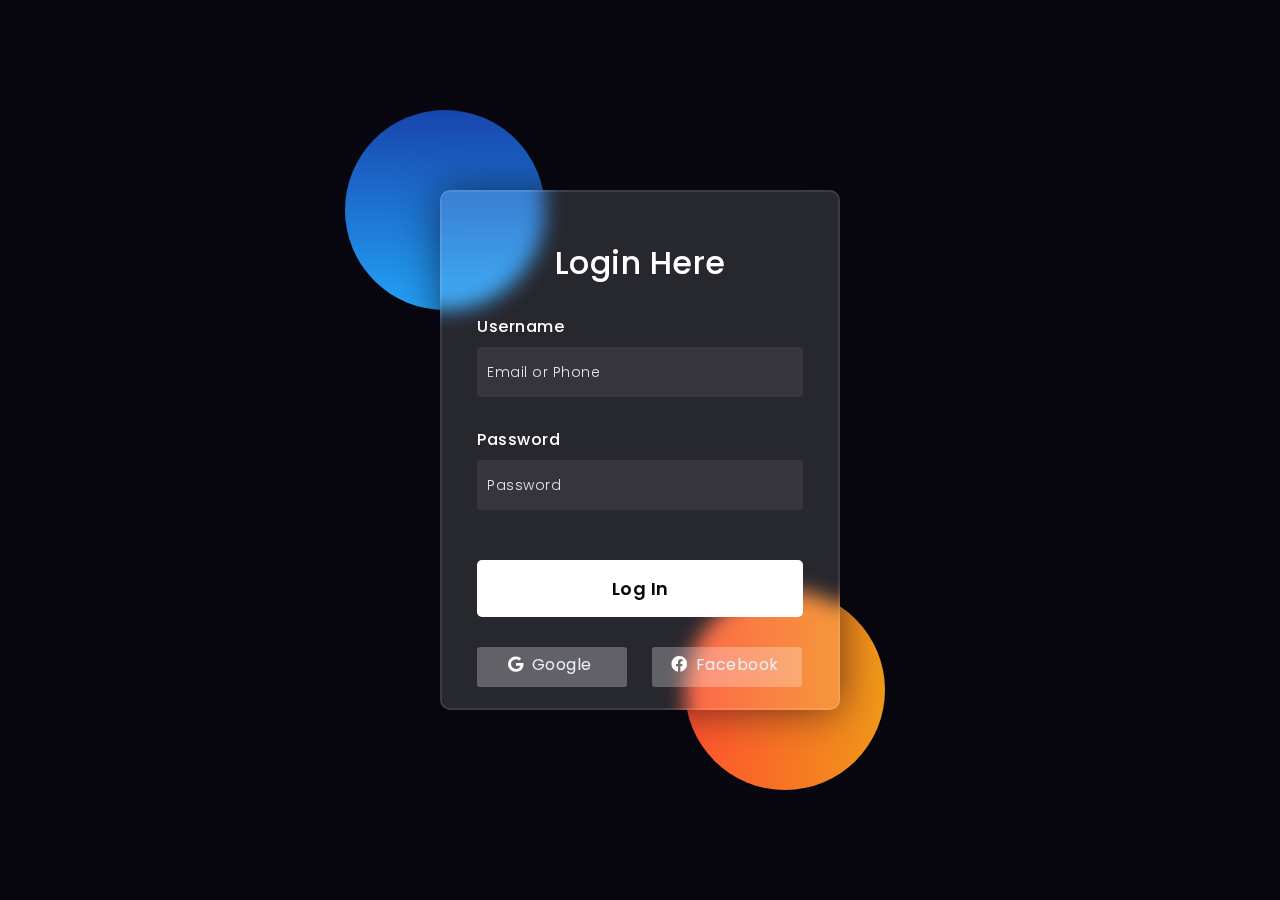
<file: wwwroot/Templates/Login_Form/dist/index.html>
<!DOCTYPE html>
<html lang="en" >
<head>
  <meta charset="UTF-8">
  <title>CodePen - Glassmorphism login Form Tutorial in html css</title>
  

</head>
<body>
<!-- partial:index.partial.html -->
<!DOCTYPE html>
<html lang="en">
<head>
  <!-- Design by foolishdeveloper.com -->
    <title>Glassmorphism login Form Tutorial in html css</title>
 
    <link rel="preconnect" href="https://fonts.gstatic.com">
    <link rel="stylesheet" href="https://cdnjs.cloudflare.com/ajax/libs/font-awesome/5.15.4/css/all.min.css">
    <link href="https://fonts.googleapis.com/css2?family=Poppins:wght@300;500;600&display=swap" rel="stylesheet">
    <!--Stylesheet-->
    <style media="screen">
      *,
*:before,
*:after{
    padding: 0;
    margin: 0;
    box-sizing: border-box;
}
body{
    background-color: #080710;
}
.background{
    width: 430px;
    height: 520px;
    position: absolute;
    transform: translate(-50%,-50%);
    left: 50%;
    top: 50%;
}
.background .shape{
    height: 200px;
    width: 200px;
    position: absolute;
    border-radius: 50%;
}
.shape:first-child{
    background: linear-gradient(
        #1845ad,
        #23a2f6
    );
    left: -80px;
    top: -80px;
}
.shape:last-child{
    background: linear-gradient(
        to right,
        #ff512f,
        #f09819
    );
    right: -30px;
    bottom: -80px;
}
form{
    height: 520px;
    width: 400px;
    background-color: rgba(255,255,255,0.13);
    position: absolute;
    transform: translate(-50%,-50%);
    top: 50%;
    left: 50%;
    border-radius: 10px;
    backdrop-filter: blur(10px);
    border: 2px solid rgba(255,255,255,0.1);
    box-shadow: 0 0 40px rgba(8,7,16,0.6);
    padding: 50px 35px;
}
form *{
    font-family: 'Poppins',sans-serif;
    color: #ffffff;
    letter-spacing: 0.5px;
    outline: none;
    border: none;
}
form h3{
    font-size: 32px;
    font-weight: 500;
    line-height: 42px;
    text-align: center;
}

label{
    display: block;
    margin-top: 30px;
    font-size: 16px;
    font-weight: 500;
}
input{
    display: block;
    height: 50px;
    width: 100%;
    background-color: rgba(255,255,255,0.07);
    border-radius: 3px;
    padding: 0 10px;
    margin-top: 8px;
    font-size: 14px;
    font-weight: 300;
}
::placeholder{
    color: #e5e5e5;
}
button{
    margin-top: 50px;
    width: 100%;
    background-color: #ffffff;
    color: #080710;
    padding: 15px 0;
    font-size: 18px;
    font-weight: 600;
    border-radius: 5px;
    cursor: pointer;
}
.social{
  margin-top: 30px;
  display: flex;
}
.social div{
  background: red;
  width: 150px;
  border-radius: 3px;
  padding: 5px 10px 10px 5px;
  background-color: rgba(255,255,255,0.27);
  color: #eaf0fb;
  text-align: center;
}
.social div:hover{
  background-color: rgba(255,255,255,0.47);
}
.social .fb{
  margin-left: 25px;
}
.social i{
  margin-right: 4px;
}

    </style>
</head>
<body>
    <div class="background">
        <div class="shape"></div>
        <div class="shape"></div>
    </div>
    <form>
        <h3>Login Here</h3>

        <label for="username">Username</label>
        <input type="text" placeholder="Email or Phone" id="username">

        <label for="password">Password</label>
        <input type="password" placeholder="Password" id="password">

        <button>Log In</button>
        <div class="social">
          <div class="go"><i class="fab fa-google"></i>  Google</div>
          <div class="fb"><i class="fab fa-facebook"></i>  Facebook</div>
        </div>
    </form>
</body>
</html>
<!-- partial -->
  
</body>
</html>
</file>
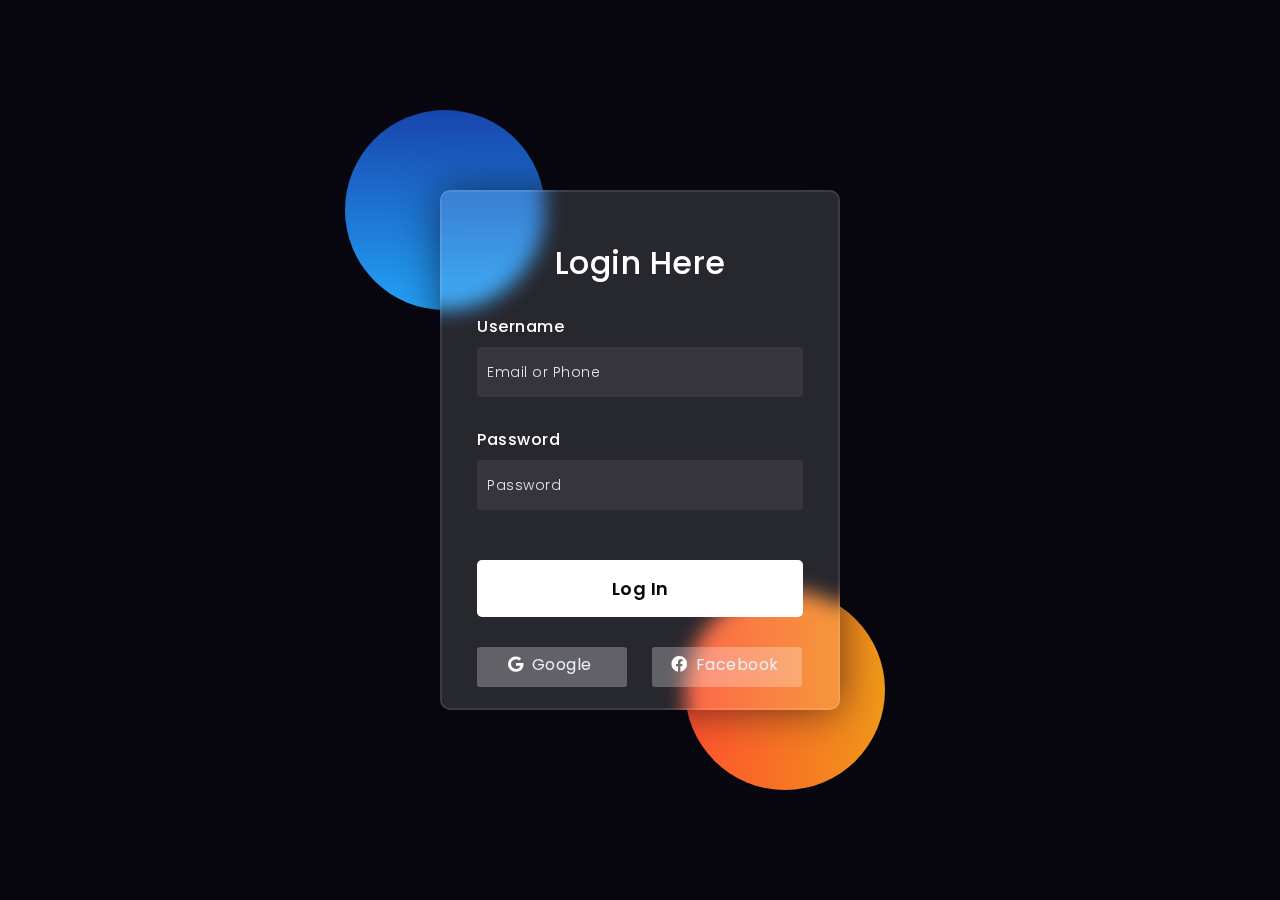
<file: wwwroot/Templates/Login_Form/src/index.html>
<!DOCTYPE html>
<html lang="en">
<head>
  <!-- Design by foolishdeveloper.com -->
    <title>Glassmorphism login Form Tutorial in html css</title>
 
    <link rel="preconnect" href="https://fonts.gstatic.com">
    <link rel="stylesheet" href="https://cdnjs.cloudflare.com/ajax/libs/font-awesome/5.15.4/css/all.min.css">
    <link href="https://fonts.googleapis.com/css2?family=Poppins:wght@300;500;600&display=swap" rel="stylesheet">
    <!--Stylesheet-->
    <style media="screen">
      *,
*:before,
*:after{
    padding: 0;
    margin: 0;
    box-sizing: border-box;
}
body{
    background-color: #080710;
}
.background{
    width: 430px;
    height: 520px;
    position: absolute;
    transform: translate(-50%,-50%);
    left: 50%;
    top: 50%;
}
.background .shape{
    height: 200px;
    width: 200px;
    position: absolute;
    border-radius: 50%;
}
.shape:first-child{
    background: linear-gradient(
        #1845ad,
        #23a2f6
    );
    left: -80px;
    top: -80px;
}
.shape:last-child{
    background: linear-gradient(
        to right,
        #ff512f,
        #f09819
    );
    right: -30px;
    bottom: -80px;
}
form{
    height: 520px;
    width: 400px;
    background-color: rgba(255,255,255,0.13);
    position: absolute;
    transform: translate(-50%,-50%);
    top: 50%;
    left: 50%;
    border-radius: 10px;
    backdrop-filter: blur(10px);
    border: 2px solid rgba(255,255,255,0.1);
    box-shadow: 0 0 40px rgba(8,7,16,0.6);
    padding: 50px 35px;
}
form *{
    font-family: 'Poppins',sans-serif;
    color: #ffffff;
    letter-spacing: 0.5px;
    outline: none;
    border: none;
}
form h3{
    font-size: 32px;
    font-weight: 500;
    line-height: 42px;
    text-align: center;
}

label{
    display: block;
    margin-top: 30px;
    font-size: 16px;
    font-weight: 500;
}
input{
    display: block;
    height: 50px;
    width: 100%;
    background-color: rgba(255,255,255,0.07);
    border-radius: 3px;
    padding: 0 10px;
    margin-top: 8px;
    font-size: 14px;
    font-weight: 300;
}
::placeholder{
    color: #e5e5e5;
}
button{
    margin-top: 50px;
    width: 100%;
    background-color: #ffffff;
    color: #080710;
    padding: 15px 0;
    font-size: 18px;
    font-weight: 600;
    border-radius: 5px;
    cursor: pointer;
}
.social{
  margin-top: 30px;
  display: flex;
}
.social div{
  background: red;
  width: 150px;
  border-radius: 3px;
  padding: 5px 10px 10px 5px;
  background-color: rgba(255,255,255,0.27);
  color: #eaf0fb;
  text-align: center;
}
.social div:hover{
  background-color: rgba(255,255,255,0.47);
}
.social .fb{
  margin-left: 25px;
}
.social i{
  margin-right: 4px;
}

    </style>
</head>
<body>
    <div class="background">
        <div class="shape"></div>
        <div class="shape"></div>
    </div>
    <form>
        <h3>Login Here</h3>

        <label for="username">Username</label>
        <input type="text" placeholder="Email or Phone" id="username">

        <label for="password">Password</label>
        <input type="password" placeholder="Password" id="password">

        <button>Log In</button>
        <div class="social">
          <div class="go"><i class="fab fa-google"></i>  Google</div>
          <div class="fb"><i class="fab fa-facebook"></i>  Facebook</div>
        </div>
    </form>
</body>
</html>
</file>
<file: wwwroot/Templates/Product_Page_Demo/style.css>
/*
Theme Name: Stylish Online Shoe Store
Theme URI: https://templatesjungle.com/downloads/stylish-ecommerce-store-html-template/
Author: TemplatesJungle
Author URI: https://templatesjungle.com/
Description: Stylish Online Store is specially designed product packaged for Stylish Online Store by TemplatesJungle.
Version: 1.2
*/

/*--------------------------------------------------------------
This is main CSS file that contains custom style rules used in this template
--------------------------------------------------------------*/

/*------------------------------------*\
    Table of contents
\*------------------------------------*/

/*------------------------------------------------

CSS STRUCTURE:

    
/*--------------------------------------------------------------
/** 1. VARIABLES
--------------------------------------------------------------*/
body {
  --heading-font: "Inter", Roboto, sans-serif;
  --heading-font-weight: 400;
  --heading-color: var(--bs-dark);
  --heading-line-height: 1.24;

  --swiper-theme-color: var(--bs-primary);
  --swiper-pagination-bottom: 0;

  --custom-easing: cubic-bezier(.17,.67,.83,.67);

  /* bootstrap */
  --bs-body-font-family: "Inter", Roboto, sans-serif;
  --bs-body-font-size: 1rem;
  --bs-body-font-weight: 400;
  --bs-body-line-height: 1.7;
  --bs-body-color: #8f8f8f;
  --bs-body-color-rgb: 143, 143, 143;

  --bs-primary: #ce071e;
  --bs-primary-dark: #8d0414;
  --bs-secondary: #6c757d;
  --bs-black: #111;
  --bs-light: #F1F1F0;
  --bs-dark: #212529;
  --bs-gray: #9aa1a7;
  --bs-gray-dark: #51565b;

  --bs-primary-rgb: 206, 7, 30;
  --bs-secondary-rgb: 108, 117, 125;
  --bs-black-rgb: 17, 17, 17;
  --bs-light-rgb: 241, 241, 240;
  --bs-dark-rgb: 33, 37, 41;

  --bs-link-color: var(--bs-dark);
  --bs-link-color-rgb: 17, 17, 17;
  --bs-link-decoration: underline;
  --bs-link-hover-color: var(--bs-primary);
  --bs-link-hover-color-rgb: 17, 17, 17;
}

@media only screen and (max-width: 991px) {
  body {
    --bs-body-font-size: 1.2rem;
  }
}

h1,
.h1,
h2,
.h2,
h3,
.h3,
h4,
.h4,
h5,
.h5,
h6,
.h6 {
  font-family: var(--heading-font);
  font-weight: var(--heading-font-weight);
  color: var(--heading-color);
  line-height: var(--heading-line-height);
}

a {
  text-decoration: none;
  transition: all 0.3s ease-out;
}

/* container fluid */
.container-fluid {
  /* width: 98%; */
  max-width: 1800px;
}

/* Dropdown */
.dropdown-menu {
  --bs-dropdown-border-radius: 0;
  --bs-dropdown-border-width: 0;
  --bs-dropdown-spacer: 1rem;
  --bs-dropdown-min-width: 12rem;
  --bs-dropdown-item-padding-y: 0.25rem;
  --bs-dropdown-item-padding-x: 1rem;
  --bs-dropdown-link-color: var(--bs-gray-dark);
  --bs-dropdown-link-hover-color: var(--bs-black);
  --bs-dropdown-item-border-radius: 0;
  --bs-dropdown-link-active-color: var(--bs-dark);
  --bs-dropdown-link-active-bg: var(--bs-tertiary-bg);
}

/* list group */
.list-group-item {
  --bs-list-group-item-padding-x: 0;
  --bs-list-group-border-width: 0;
}

/* btn */
.btn {
  --bs-btn-border-radius: 0;
}

.btn-primary {
  --bs-btn-color: #fff;
  --bs-btn-bg: var(--bs-primary);
  --bs-btn-border-color: var(--bs-primary);
  --bs-btn-hover-color: #fff;
  --bs-btn-hover-bg: var(--bs-primary-dark);
  --bs-btn-hover-border-color: var(--bs-primary-dark);
  --bs-btn-focus-shadow-rgb: 49, 132, 253;
  --bs-btn-active-color: #fff;
  --bs-btn-active-bg: var(--bs-secondary);
  --bs-btn-active-border-color: var(--bs-secondary);
  --bs-btn-active-shadow: inset 0 3px 5px rgba(0, 0, 0, 0.125);
  --bs-btn-disabled-color: #fff;
  --bs-btn-disabled-bg: var(--bs-primary);
  --bs-btn-disabled-border-color: var(--bs-primary);
}

.pagination {
  --bs-pagination-active-bg: var(--bs-black);
  --bs-pagination-border-width: 0;
  --bs-pagination-border-radius: 0;
}

/* breadcrumb */
.breadcrumb {
  --bs-breadcrumb-item-padding-x: 1em;
}

/* text white */
.text-white {
  --heading-color: var(--bs-light);
  --bs-breadcrumb-item-active-color: var(--bs-light);
  --bs-breadcrumb-divider-color: var(--bs-light);
  --bs-link-color-rgb: var(--bs-light-rgb);
  --bs-link-hover-color-rgb: var(--bs-light-rgb);
}

.text-white .nav-link {
  --bs-nav-link-color: var(--bs-light);
  --bs-nav-link-hover-color: var(--bs-light);
  --bs-nav-link-active-color: var(--bs-light);
  --bs-navbar-active-color: var(--bs-light);
}

/* accordion */
.accordion {
  --bs-accordion-border-width: 0;
  --bs-accordion-border-radius: 0;
  --bs-accordion-inner-border-radius: 0;
  --bs-accordion-btn-padding-x: 0;
  --bs-accordion-btn-padding-y: 1rem;
  --bs-accordion-btn-color: var(--bs-dark);
  --bs-accordion-btn-bg: transparent;
  --bs-accordion-btn-focus-border-color: var(--bs-dark);
  --bs-accordion-btn-focus-box-shadow: none;
  --bs-accordion-body-padding-x: 0;
  --bs-accordion-body-padding-y: 0.5rem;
  --bs-accordion-active-color: var(--bs-primary);
  --bs-accordion-active-bg: transparent;
}
/* 
.accordion-button {
  --bs-accordion-btn-padding-y: 1.5rem;
  --bs-accordion-active-color: var(--bs-primary);
} */

/* form control */
.form-control:focus {
  border-color: #ccc;
  box-shadow: 0 0 0 0.25rem rgba(200, 200, 200, .25);
}

/* dark theme */
[data-bs-theme=dark] {
  color-scheme: dark;

  --heading-color: #fff;
  --bs-link-color: #CCCCCC;
  --bs-link-hover-color: var(--bs-primary);
  --bs-link-color-rgb: 204, 204, 204;
  --bs-link-hover-color-rgb: 131, 169, 172;
  --bs-body-color: #d1d1d1;
  --bs-body-bg: #111;
  --bs-body-bg-rgb: 17, 17, 41;
}

[data-bs-theme=dark] .dropdown-item {
  --bs-dropdown-link-color: var(--bs-light);
  --bs-dropdown-link-hover-color: var(--bs-white);
}

[data-bs-theme=dark] .bg-white,
[data-bs-theme=dark] .bg-light {
  --bs-bg-opacity: 0.1;
}

.container, .container-fluid, .container-lg, .container-md, .container-sm, .container-xl, .container-xxl {
  --bs-gutter-x: 2.5rem;
}
/* end of bootstrap variables */

:root {
  --accent-color: #333;
  --black-color: #000;
  --dark-color: #111;
  --gray-color-100: #F1F1F1;
  --gray-color-200: #E1E1E1;
  --gray-color-300: #D1D1D1;
  --gray-color-400: #ced4da;
  --gray-color-500: #adb5bd;
  --dark-gray-color: #7A7A7A;
  --bs-light-rgb: rgba(255, 255, 255, 1);
  --light-color: #fff;
  --swiper-theme-color: #111 !important;

}

/* on mobile devices below 600px
 */
@media screen and (max-width: 600px) {
  :root {
    --header-height: 100px;
    --header-height-min: 80px;
  }
}

/* Fonts */
:root {
  --body-font: "Inter", sans-serif;
  --heading-font: "Inter", sans-serif;
  --extra-font: "Playfair Display", sans-serif;
  --subheading-font: "Petit Formal Script", sans-serif;
}

.container,
.container-fluid,
.container-lg,
.container-md,
.container-sm,
.container-xl,
.container-xxl {
  --bs-gutter-x: 2rem;
}

/*----------------------------------------------*/
/* 1 GENERAL TYPOGRAPHY */
/*----------------------------------------------*/

/* 1.1 General Styles
/*----------------------------------------------*/
*,
*::before,
*::after {
  -webkit-box-sizing: border-box;
  -moz-box-sizing: border-box;
  box-sizing: border-box;
}

html {
  box-sizing: border-box;
}

body {
  font-family: var(--body-font);
  font-weight: 300;
  line-height: 1.6;
  color: var(--accent-color);
  margin: 0;
}

ul.inner-list li,
ul>li {
  color: var(--dark-gray-color);
}

a {
  color: var(--dark-color);
  text-decoration: none;
  transition: 0.3s color ease-out;
}

a:hover {
  color: var(--dark-color);
}

a.light {
  color: var(--light-color);
}

a:hover.light {
  color: var(--light-color);
}

p {
  color: var(--dark-gray-color);
}

b,
strong {
  font-weight: bold;
}

.highlight {
  background: var(--dark-color);
  color: var(--light-color);
}

.gray-400,
p.gray-400,
svg.gray-400,
.gray-400 a,
.gray-400 span {
  color: var(--gray-color-400);
  fill: var(--gray-color-400);
}

/*------------ Background Color -----------*/
.bg-gray {
  background: var(--gray-color-100);
}

.bg-light {
  background-color: var(--light-color) !important;
}

/*------------ Border Radius -----------*/
.border-circle {
  border-radius: 50%;
}

.border-rounded-10 {
  border-radius: 10px;
}

.border-top {
  border-top: 1px solid var(--gray-color-500);
}

.border-right {
  border-right: 1px solid var(--gray-color-500);
}

.border-bottom {
  border-bottom: 1px solid var(--gray-color-500);
}

.border-left {
  border-left: 1px solid var(--gray-color-500);
}

/* - Section Padding
--------------------------------------------------------------*/
.padding-small {
  padding-top: 2em;
  padding-bottom: 2em;
}

.padding-medium {
  padding-top: 4em;
  padding-bottom: 4em;
}

.py-2 my-2 py-md-5 my-md-5 {
  padding-top: 7em;
  padding-bottom: 7em;
}

/* no padding */
.no-padding-tb {
  padding-top: 0 !important;
  padding-bottom: 0 !important;
}

.no-padding-lr {
  padding-left: 0 !important;
  padding-right: 0 !important;
}

/* - Section margin
--------------------------------------------------------------*/
.margin-small {
  margin-top: 3em;
  margin-bottom: 3em;
}

.margin-medium {
  margin-top: 5em;
  margin-bottom: 5em;
}

.margin-large {
  margin-top: 7em;
  margin-bottom: 7em;
}

.margin-xlarge {
  margin-top: 9em;
  margin-bottom: 9em;
}

@media only screen and (max-width: 768px) {

  .margin-small,
  .margin-medium,
  .margin-large {
    margin-top: 1em;
    margin-bottom: 1em;
  }
}

/* - Section Title
--------------------------------------------------------------*/
h1,
h2,
h3,
h4,
h5 {
  font-family: var(--heading-font);
  font-weight: 700;
  line-height: 1;
}

h1.light,
h2.light,
h3.light,
h4.light,
h5.light {
  color: var(--light-color);
}

h1.heading {
  font-size: 6.5em;
}

h2 {
  font-size: 2.8em;
}

h3 {
  font-size: 1.6em;
}

.subheading {
  font-family: var(--subheading-font);
}

/* - Section width
--------------------------------------------------------------*/
.u-full-width {
  width: 100%;
  border: none;
}

.container-md {
  max-width: 1460px;
}

.container-lg {
  max-width: 1750px;
}

/*--------------------------------------------------------------
/** 2.10 Buttons
--------------------------------------------------------------*/
/* - Button Sizes
------------------------------------------------------------- */
.btn.btn-small {
  padding: 0.8em 1.8em;
  font-size: 0.65em;
}

.btn.btn-medium {
  padding: 0.8em 2.5em;
  font-size: 1.1em;
  letter-spacing: 2px;
}

.btn.btn-large {
  padding: 0.8em 4.6em;
  font-size: 1.6em;
}

/* - Button Shapes
------------------------------------------------------------- */
.btn.btn-rounded,
.btn.btn-rounded::after {
  border-radius: 6px;
}

.btn.btn-pill,
.btn.btn-pill::after {
  border-radius: 2em;
}

/* button outline */
.btn.btn-outline-dark,
.btn.btn-outline-light,
.btn.btn-outline-accent {
  background: transparent;
  text-shadow: none;
  box-shadow: none;
}

.btn.btn-outline-dark:hover::after,
.btn.btn-outline-light:hover::after {
  background-color: transparent;
}

.btn.btn-outline-dark {
  border-color: rgba(0, 0, 0, 1);
  color: var(--dark-color);
}

.btn.btn-outline-dark:hover {
  background: var(--dark-color);
  color: var(--light-color);
}

.btn.btn-outline-light {
  border-color: rgba(255, 255, 255, 0.5);
  color: var(--light-color);
}

.btn.btn-outline-light:hover {
  background: var(--primary-color);
  color: var(--light-color);
  border-color: var(--primary-color);
}

.btn.btn-outline-gray {
  background: transparent;
  border-color: var(--gray-color-200);
  color: var(--dark-color);
}

.btn.btn-outline-gray:hover {
  color: var(--light-color) !important;
}

.btn.btn-outline-accent {
  background: transparent;
  border-color: var(--accent-color);
  color: var(--dark-color);
}

.btn.btn-outline-accent:hover {
  border-color: var(--dark-color);
  color: var(--dark-color) !important;
}

.btn.btn-full {
  display: block;
  margin: .85em 0;
  width: 100%;
  letter-spacing: 0.12em;
}

/* no border radius */
.btn-rounded-none,
.btn-rounded-none::after {
  border-radius: 0;
}

/* - Buttons Color Scheme
------------------------------------------------------------- */
.btn.btn-normal {
  text-decoration: none;
  border: none;
  font-weight: 600;
}

.btn.btn-normal:hover,
.btn.btn-normal:focus {
  box-shadow: none;
}

.btn.btn-accent {
  color: var(--light-color);
  background-color: var(--accent-color);
  border: none;
}

.btn.btn-accent:hover {
  color: var(--light-color) !important;
  background-color: var(--primary-color);
}

.btn.btn-black {
  background-color: var(--dark-color);
  color: var(--light-color);
  border: none;
}

.btn.btn-black:hover {
  color: var(--light-color);
}

.btn.btn-red {
  background-color: var(--bs-red);
  color: var(--light-color);
  border: none;
}

.btn.btn-red:hover {
  color: var(--light-color);
}
/* 
.btn.btn-light {
  background-color: var(--gray-color-200);
  color: var(--dark-color);
  border: none;
} */

/* - Buttons Aligns
------------------------------------------------------------- */
.btn-left {
  text-align: left;
  display: block;
}

.btn-center {
  text-align: center;
  display: block;
}

.btn-right {
  text-align: right;
  display: block;
}

/* - Button Hover Effects2
------------------------------------------------------------- */
.hvr-sweep-to-right {
  position: relative;
  overflow: hidden;
  vertical-align: middle;
  -webkit-transform: perspective(1px) translateZ(0);
  transform: perspective(1px) translateZ(0);
  box-shadow: 0 0 1px rgba(0, 0, 0, 0);
  -webkit-transition-property: color;
  transition-property: color;
  -webkit-transition-duration: 0.3s;
  transition-duration: 0.3s;
}

.hvr-sweep-to-right:before {
  content: "";
  position: absolute;
  z-index: -1;
  top: 0;
  left: 0;
  right: 0;
  bottom: 0;
  background: var(--bs-red);
  -webkit-transform: scaleX(0);
  transform: scaleX(0);
  -webkit-transform-origin: 0 50%;
  transform-origin: 0 50%;
  -webkit-transition-property: transform;
  transition-property: transform;
  -webkit-transition-duration: 0.3s;
  transition-duration: 0.3s;
  -webkit-transition-timing-function: ease-out;
  transition-timing-function: ease-out;
}

.dark-sweep.hvr-sweep-to-right:before {
  background: var(--dark-color);
}

[class^="hvr-"] {
  cursor: pointer;
  -webkit-tap-highlight-color: rgba(0, 0, 0, 0);
  -webkit-font-smoothing: antialiased;
  -moz-osx-font-smoothing: grayscale;
}

.hvr-sweep-to-right:hover:before,
.hvr-sweep-to-right:focus:before,
.hvr-sweep-to-right:active:before {
  -webkit-transform: scaleX(1);
  transform: scaleX(1);
}

.hvr-sweep-to-right:focus:before,
.hvr-sweep-to-right:active:before {
  -webkit-transform: scaleX(1);
  transform: scaleX(1);
}

/* -Zoom Effect
------------------------------------------*/
.zoom-effect {
  position: relative;
  overflow: hidden;
  width: fit-content;
}

.zoom-effect img {
  max-width: 100%;
  -webkit-transition: 0.6s ease-out;
  -moz-transition: 0.6s ease-out;
  transition: 0.6s ease-out;
}

.zoom-effect:hover img {
  -webkit-transform: scale(1.1, 1.1);
  -moz-transform: scale(1.1, 1.1);
  transform: scale(1.1, 1.1);
}

.zoom-effect:before {
  content: "";
  display: block;
  width: 100%;
  height: 100%;
  top: 0;
  left: 0;
  position: absolute;
  z-index: 2;
  opacity: 0;
  -moz-transition: 0.5s ease;
  -webkit-transition: 0.5s ease;
  transition: 0.5s ease;
}

.zoom-effect:hover:before {
  opacity: 1;
  cursor: pointer;
}

/* - Text hover Effects
------------------------------------------------------------- */
.text-hover ul li>a,
.text-hover a,
a.text-hover {
  position: relative;
  transition: 0.3s ease-out;
}

.text-hover li a.nav-link:after,
.text-hover li a:after,
.text-hover a:after,
a.text-hover:after {
  content: "";
  width: 0;
  position: absolute;
  left: 0;
  bottom: 0;
  transition: 0.3s ease-out;
  border-bottom: 2px solid var(--dark-color);
}

.text-hover.light-border li a.nav-link:after,
.text-hover.light-border li a:after,
.text-hover.light-border a:after,
a.text-hover.light-border:after {
  border-bottom: 2px solid var(--light-color);
}

.text-hover.gray-border li a:after,
.text-hover.gray-border a:after {
  border-bottom: 2px solid var(--gray-color-400);
}

.card:hover .text-hover a.active:after,
.text-hover a.active:after,
.text-hover .active a:after,
.text-hover.active a.nav-link:after,
.text-hover a.nav-link:hover:after,
.text-hover li a:hover:after,
.text-hover a:hover:after,
a.text-hover:hover:after,
.text-hover li a:focus:after,
.text-hover a:focus:after,
a.text-hover:focus:after {
  width: 100%;
}

.text-hover li a.border-0:after,
.text-hover.border-0 li a:after {
  border: none;
}

/* - Dropdown
------------------------------------------------------------- */

@media only screen and (max-width: 991px) {
  .navbar-nav .dropdown-menu .dropdown-item {
    border-bottom: 1px solid var(--bs-border-color);
    padding: 8px 0;
  }
  .navbar-nav .dropdown-menu {
    padding: 0;
    border: 0;
  }
}

/* - Search Bar
------------------------------------------------------------- */
.search-box {
  background: var(--light-color);
  width: 100%;
  height: 0px;
  overflow: hidden;
  transition: height 0.3s ease-out;
}

.search-box.active {
  height: 90px;
}

.close-button {
  position: absolute;
  top: 20px;
  right: 120px;
  cursor: pointer;
  z-index: 9;
}

.search-box input.search-input {
  font-size: 1.3em;
  width: 50%;
  height: 30px;
  min-width: 420px;
  padding: 25px;
  border-radius: 80px;
}

.search-box .search-wrap svg {
  width: 22px;
  height: 22px;
}

.search-box svg.search {
  margin-left: -50px;
}

@media only screen and (max-width: 991px) {
  .search-box input.search-input {
    width: 70%;
  }
}

@media only screen and (max-width: 768px) {
  .close-button {
    right: 20px;
  }

  .search-box input.search-input {
    min-width: 300px;
    margin-left: 20px;
  }
}

/* - Modal Structure
/*----------------------------------------------*/

/* - Modal Popup
/*----------------------------------------------*/
.modal-content .modal-close-btn {
  text-align: right;
}

/* - Quick View
/*----------------------------------------------*/
.quantity input {
  pointer-events: none;
  color: var(--dark-color);
  width: 65px;
  height: 50px;
  border: 1px solid var(--gray-color-200);
}

.quantity .qty-number {
  width: 65px;
  height: 50px;
  cursor: pointer;
  border: 1px solid var(--gray-color-200);
  transition: .3s;
}

.quantity .qty-number svg {
  width: 20px;
  height: 20px;
}

.shopify-cart a.out-stock {
  display: none;
}

#modaltoggle .product-details p,
#modaltoggle .summary li {
  font-size: 1em;
}

/* - Add to Cart
/*----------------------------------------------*/
.product-header svg.close {
  width: 20px;
  height: 20px;
}

@media only screen and (max-width: 991px) {
  #modallong .modal-dialog {
    max-width: 790px;
  }
}

@media only screen and (max-width: 575px) {
  #modallong .modal-dialog {
    max-width: 790px;
  }

  #modallong .mini-cart-item .quantity-price {
    flex-wrap: wrap;
  }

  #modallong .quantity-price .price-code {
    width: 100%;
  }

  #modallong .product-header h4.product-title {
    font-size: 1.2em !important;
  }
}

/* - Login
/*----------------------------------------------*/
#modallogin .modal-content {
  background: url(images/login-bg.jpg)no-repeat;
}

#modallogin .modal-content input.text-input {
  width: 100%;
  height: 50px;
  background: none;
  border: 1px solid var(--gray-color-300);
}

#modallogin .checkbox p,
#modallogin .checkbox p>a {
  font-size: 1em;
  color: var(--dark-gray-color);
}

/*----------------------------------------------*/
/* 2 SITE STRUCTURE */
/*----------------------------------------------*/

/* 2.1 Header
/*----------------------------------------------*/
.site-header {
  width: 100%;
  z-index: 10;
  transition: background-color 0.3s ease-out;
}

.navbar-toggler svg.navbar-icon {
  width: 30px;
  height: 30px;
}

.navbar-nav .nav-item a.nav-link {
  color: var(--accent-color);
  font-weight: 700;
  padding: 0;
}

/* - Offcanvas
/*----------------------------------------------*/
#header-nav .navbar-toggler:focus {
  box-shadow: none;
}

/* - Top User Icons
/*----------------------------------------------*/
@media only screen and (max-width: 991px) {
  #navbar .user-items {
    display: none;
  }

  #header-nav .offcanvas {
    z-index: 9999;
    background-color: var(--light-color);
  }

  #header-nav .offcanvas-end {
    width: 500px;
  }

  .offcanvas .offcanvas-body .navbar-nav {
    align-items: unset !important;
    padding-left: 20px;
  }

  .offcanvas .nav-item a.nav-link {
    font-size: 2em;
  }
}

/* - Intro (Billboard)
/*----------------------------------------------*/
.swiper .card {
  border-radius: 0.8rem;
  min-height: 20rem;
  overflow: hidden;
}

.swiper .card.large {
  min-height: 43rem;
}

/* 
#intro .cart-concern {
  width: 70%;
  bottom: 130px;
  left: 110px;
  transition: 0.8s ease-out;
}

#intro .card:hover .cart-concern {
  padding-left: 10px;
}

#intro h2.card-title {
  font-size: 3.6em;
  font-weight: 900;
} */

#intro span.swiper-pagination-bullet {
  width: 12px;
  height: 12px;
  color: var(--gray-color-200);
}

#intro span.swiper-pagination-bullet.swiper-pagination-bullet-active {
  color: var(--swiper-theme-color);
}

#intro .swiper-pagination {
  position: relative;
  margin-top: 50px;
}

/* 
@media only screen and (max-width: 1350px) {
  #intro .cart-concern {
    bottom: 30px;
    left: 60px;
  }

  #intro h2.card-title.style-2 {
    font-size: 2.8em;
  }
}

@media only screen and (max-width: 991px) {
  #intro h2.card-title.style-2 {
    font-size: 2.1em;
  }

  .swiper .card {
    min-height: 15rem;
  }

  .swiper .card.large {
    min-height: 33rem;
  }
} */

@media only screen and (max-width: 991px) {
  #intro .swiper-wrapper {
    flex-direction: column;
    gap: 1rem;
  }

  .swiper .card.large {
    min-height: 20rem;
  }
}

/* - Discount Coupon
/*----------------------------------------------*/
.bold-text {
  right: 0;
  bottom: -42px;
  font-family: var(--extra-font);
  font-size: 8.8em;
  color: var(--gray-color-200);
  z-index: 1;
}

.discount-coupon .row {
  position: inherit;
  z-index: 1;
}

.discount-coupon .btn-wrap {
  bottom: 34px;
  z-index: 1;
}

@media only screen and (max-width: 768px) {
  .bold-text {
    right: 0;
    right: 0;
    bottom: -35px;
    font-size: 6.1em;
  }
}

/* - Footer
/*----------------------------------------------*/
.footer-contact-text span {
  display: block;
  line-height: 2;
}

/*----------------------------------------------*/
/* 3 THIRD PARTY COMPONENTS */
/*----------------------------------------------*/

/* 3.1 Shop Page
--------------------------------------------------------------*/
/* - Main Content
/*----------------------------------------------*/
.product-card .cart-button svg {
  width: 20px;
  height: 20px;
  fill: var(--dark-color);
}

.cart-button .btn {
  width: 50px;
  height: 50px;
  border-radius: 50%;
  line-height: 1;
  transition: transform 0.3s ease-out;
}

.cart-button .btn:hover {
  transform: translate3d(0, -0.5rem, 0);
}

.product-content .product-card .cart-concern {
  right: 50%;
  bottom: 70px;
  left: 50%;
  opacity: 0;
  z-index: 9;
  border-radius: 10px;
  transition: 0.3s ease-out;
}

.product-content .product-card:hover .cart-concern {
  bottom: 85px;
  opacity: 1;
}

.shopify-grid .product-card img.product-image {
  width: 730px;
  height: 450px;
  object-fit: cover;
}

/* - SideBar
/*----------------------------------------------*/
.sidebar input.search-field {
  width: 100%;
  height: 50px;
  box-shadow: 5px 5px 15px 5px #eee;
  border: 1px solid #eee;
  padding-left: 20px;
  outline-offset: 0;
}

.sidebar .search-icon {
  padding: 14px;
}

.sidebar svg.search {
  width: 20px;
  height: 20px;
  fill: var(--light-color);
}

.sidebar h5.widget-title {
  font-size: 1.4em;
  margin-bottom: 15px;
}

.sidebar .sidebar-list li {
  font-size: 1.2em;
}

.sidebar .sidebar-list li a {
  color: var(--dark-30);
}

.sidebar .sidebar-list li a:hover {
  color: var(--primary-color);
}

/* - Pagination
/*----------------------------------------------*/
.paging-navigation .pagination .page-numbers {
  font-size: 1.4em;
  color: var(--gray-color-200);
}

.paging-navigation .pagination .page-numbers:hover {
  color: var(--primary-color);
}

.paging-navigation .pagination svg {
  width: 35px;
}

/* 3.2 Blog Page
--------------------------------------------------------------*/
.post-list p,
.post-list span {
  color: var(--gray-color-500);
  font-size: 1em;
}

.post-list h3.post-title {
  font-size: 2.2em;
}

/* - SideBar
/*----------------------------------------------*/
.post-sidebar h4.author-name {
  font-weight: 500;
}

.sidebar .social-widget svg {
  width: 20px;
  height: 20px;
  fill: var(--gray-color-500);
  transition: 0.8s ease-out;
}

.sidebar .social-widget svg:hover {
  fill: var(--dark-color);
}

.sidebar-recent-post h6.post-title {
  font-size: 1.3em;
  font-weight: 600;
}


/* 4.HomePage V2
--------------------------------------------------------------*/

/* - Top Header Section
----------------------------------*/
.header-top p {
  font-size: 1em;
}

/* - Banner Section
----------------------------------*/
#intro .thumb-swiper {
  top: 110px;
  right: 25px;
  height: 590px;
}

#intro .thumb-swiper img {
  width: 80px;
  height: 80px;
  cursor: pointer;
}
/* 
#intro .banner-content {
  top: 240px;
  left: 0;
  margin-left: 100px;
  width: 32%;
} */

@media only screen and (max-width: 1500px) {
  /* #intro .banner-content {
    top: 100px;
    width: 52%;
  } */

  #intro .swiper img.banner-image {
    width: 100%;
    height: 68vh;
    object-fit: cover;
  }
}

@media only screen and (max-width: 991px) {
  .swiper.large-swiper {
    padding: 1rem;
  }
  #intro .thumb-swiper {
    top: 550px;
    right: 0;
    height: 420px;
    width: 100%;
  }

  /* #intro .banner-content {
    top: 100px;
    width: 82%;
    margin-left: 30px;
  } */

  #intro h1.heading {
    font-size: 5.5em;
  }
  .thumb-swiper {
    display: none;
  }
  .jarallax {
    min-height: 280px;
  }
}

/* - Icon Box Section
----------------------------------*/
#company-services .icon-box svg {
  width: 60px;
  height: 60px;
}


/* - Collections Section
----------------------------------*/
.style2 .collection-card .card-detail {
  width: 50%;
  bottom: 40px;
}

.banner-content .banner-title,
.card .card-title {
  font-weight: 900;
  line-height: 1em;
  letter-spacing: -0.2rem;
}
.display-0 {
  font-size: calc(1.625rem + 4.5vw);
}
.collection-card {
  min-height: 30rem; 
  border-radius: 10px; 
  overflow: hidden;
}

@media only screen and (max-width: 991px) {
  .collection-card {
    min-height: 15rem;
  }
  .banner-content .banner-title,
  .card .card-title {
    letter-spacing: -0.1rem;
  }
}

/* - Trending Products Tabs
----------------------------------*/
.products-tabs .nav-link:focus,
.products-tabs .nav-link:hover {
  color: var(--gray-color-500) !important;
}

.products-tabs li.nav-item {
  border-right: 1px solid var(--gray-color-500);
}

.product-card span.label-product {
  color: var(--light-color);
}

@media only screen and (max-width: 491px) {
  .products-tabs li.nav-item>button {
    font-size: 1em !important;
  }
}

/* - Blog Section
----------------------------------*/
.post-grid .card-body {
  width: 80%;
}

.post-grid .meta-date {
  color: var(--gray-color-500);
}

/* 5.About Us Page
--------------------------------------------------------------*/
.about-us span.exp-number {
  font-size: 7.2em;
}

.about-us span.subheading {
  font-size: 2.9em;
  display: inline-block;
  width: 48%;
  line-height: 1.2;
}

.about-us p {
  width: 85%;
}

.about-us .tags li {
  width: 205px;
  height: 51px;
  text-align: center;
  border: 1px solid var(--gray-color-300);
}

/* - Our Team Section
--------------------------------------------------------------*/
#our-team p {
  width: 48%;
}

.team-item ul.social-link {
  right: 0;
  bottom: 0;
  left: 0;
  opacity: 0;
  transition: 0.3s ease-out;
}

.team-item:hover ul.social-link {
  bottom: 10px;
  opacity: 1;
}

@media only screen and (max-width: 991px) {
  #our-team p {
    width: 78%;
  }
}

/* - Testimonials Section
--------------------------------------------------------------*/
#testimonials .meta-detail {
  width: 90%;
}

@media only screen and (max-width: 700px) {
  #testimonials .review-item {
    flex-wrap: wrap;
  }
}


/* 6.Single Post Page
--------------------------------------------------------------*/
#post-comment input {
  height: 50px;
}

/* section-title */
.section-title {
  font-size: 1.4rem;
  font-style: normal;
  font-weight: 700;
  line-height: normal;
  letter-spacing: 0.33rem;
  text-transform: uppercase;
}

/* product-qty */
.product-qty {
  max-width: 130px;
}


/* single product */
/* product-thumbnail-slider */
.product-thumbnail-slider {
  height: 590px;
}
@media screen and (max-width:992px) {
  .product-thumbnail-slider {
    margin-top: 20px;
    height: auto;
  }
}
@media screen and (min-width:992px) {
  .product-thumbnail-slider {
    height: 490px;
  }
}
@media screen and (min-width:1200px) {
  .product-thumbnail-slider {
    height: 590px;
  }
}
@media screen and (min-width:1400px) {
  .product-thumbnail-slider {
    height: 690px;
  }
}

/* preloader */
.preloader svg {
  width: 100px;
  height: 100px;
  margin: 20px;
  display:inline-block;
}


/* Text Effects */
.txt-fx {
  overflow: hidden;
  line-height: 1;
}
.txt-fx.zoom {
  overflow: visible;
}

.txt-fx .word {
  overflow: hidden;
  transform-origin: 0 100%;
  display: inline-block;
  line-height: 1em;
}
.txt-fx .letter {
  transform-origin: 0 100%;
  display: inline-block;
  line-height: 1em;
}

.txt-fx {
  --delay: 50ms;
  --easing: cubic-bezier(.5, 0, .53, 1);
}

/* fade right */
.txt-fx.fade-right .letter {
  transform: translate3d(-50px, 0, 0);
  opacity: 0;
  transition: transform 0.6s var(--easing), opacity 0.6s var(--easing);
}

.aos-animate .txt-fx.fade-right .letter {
  transform: translate3d(0, 0, 0);
  opacity: 1;
}

/* slide up */
.txt-fx.slide-up .letter {
  transform: translate3d(0, 1.2em, 0);
  transition: transform 0.9s var(--easing);
}

.swiper-slide-active .txt-fx.slide-up .letter,
.aos-animate .txt-fx.slide-up .letter {
  transform: translate3d(0, 0, 0);
}

/* domino */
.txt-fx.domino .letter {
  transform-origin: 50% 0;
  transform: rotateY(90deg);
  transition: transform 0.9s var(--easing);
}

.swiper-slide-active .txt-fx.domino .letter,
.aos-animate .txt-fx.domino .letter {
  transform: rotateY(0);
}

/* zoom */
.txt-fx.zoom .letter {
  transform-origin: 50% 0;
  transform: scale(3);
  transition: transform 0.9s var(--easing);
}

.swiper-slide-active .txt-fx.zoom .letter,
.aos-animate .txt-fx.zoom .letter {
  transform: scale(1);
}

@media screen and (max-width:991px) {
  .txt-fx .letter {
    transform: translate3d(0, 0, 0) !important;
    opacity: 1 !important;
  }  
}
</file>
